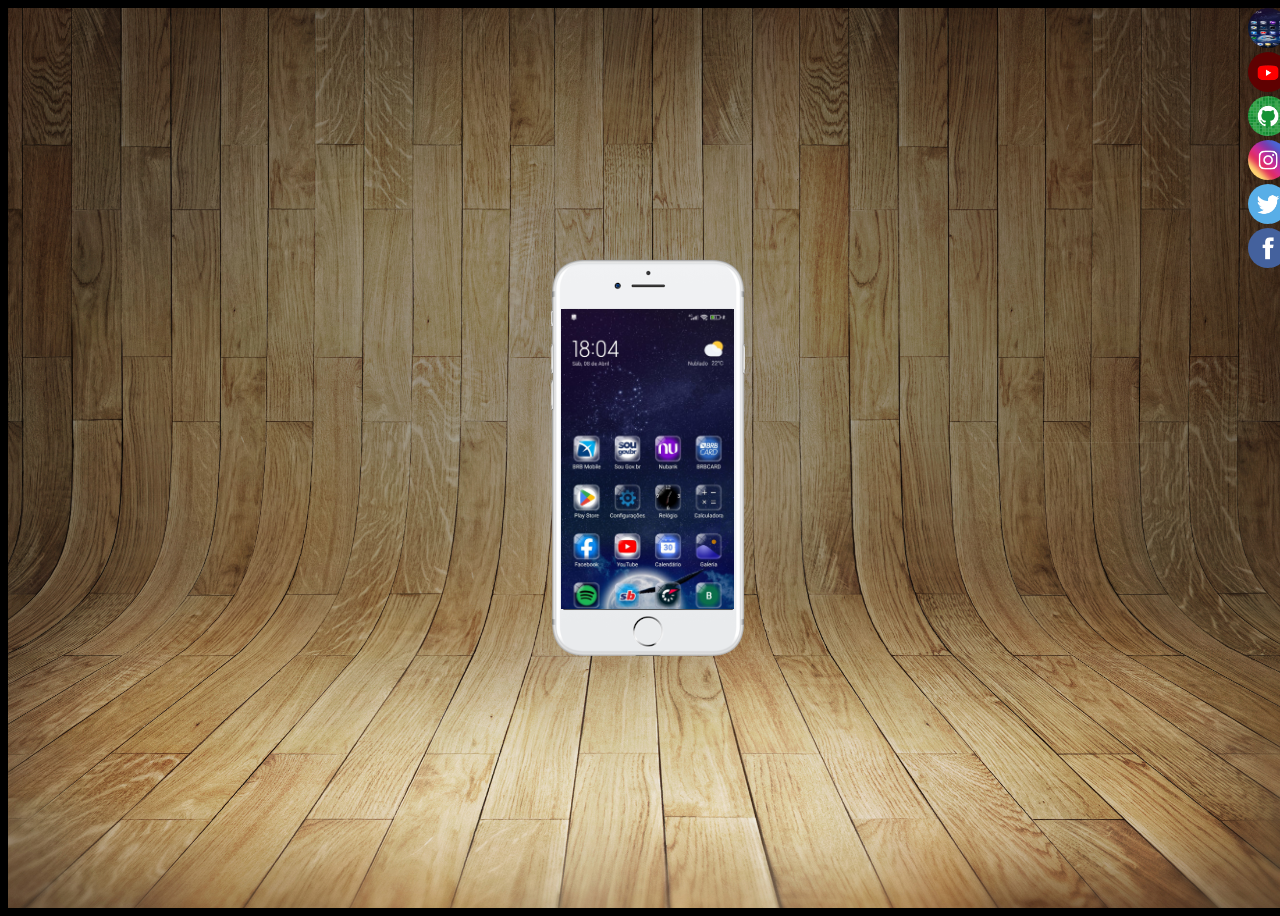
<file: index.html>
<!DOCTYPE html>
<html lang="pt-br">
<head>
    <meta charset="UTF-8">
    <meta http-equiv="X-UA-Compatible" content="IE=edge">
    <meta name="viewport" content="width=device-width, initial-scale=1.0">
   <link rel="shortcut icon" href="favicon.ico" type="image/x-icon">
   <link rel="stylesheet" href="estilos/style.css">
    <title>Projeto Redes sociais</title>
</head>
<body>
    <main>
        <section id="telefone">
            <iframe src="home.html" name="tela" id="tela" frameborder="0">Seu navegador não é compatível com isso.
                
            </iframe>
        </section>
        <section id="redes-sociais">
            <a href="home.html" target="tela"><img src="imagens/telaW-home.jpeg" alt="Home"></a><br>

            <a href=" youtube.html " target="tela"><img src="imagens/logo-youtube.jpg" alt="youtube"></a><br>

            <a href="github.html" target="tela"><img src="imagens/logo-github.jpg" alt=""></a><br>

            <a href="instagram.html" target="tela"><img src="imagens/logo-instagram.jpg" alt="Instagram"></a><br>

            <a href="twitter.html" target="tela"><img src="imagens/logo-twitter.jpg" alt="Twitter"></a><br>

            <a href="facebook.html" target="tela"><img src="imagens/logo-facebook.jpg" alt="Facebook"></a>
        </section>
    </main>
    
</body>
</html>
</file>
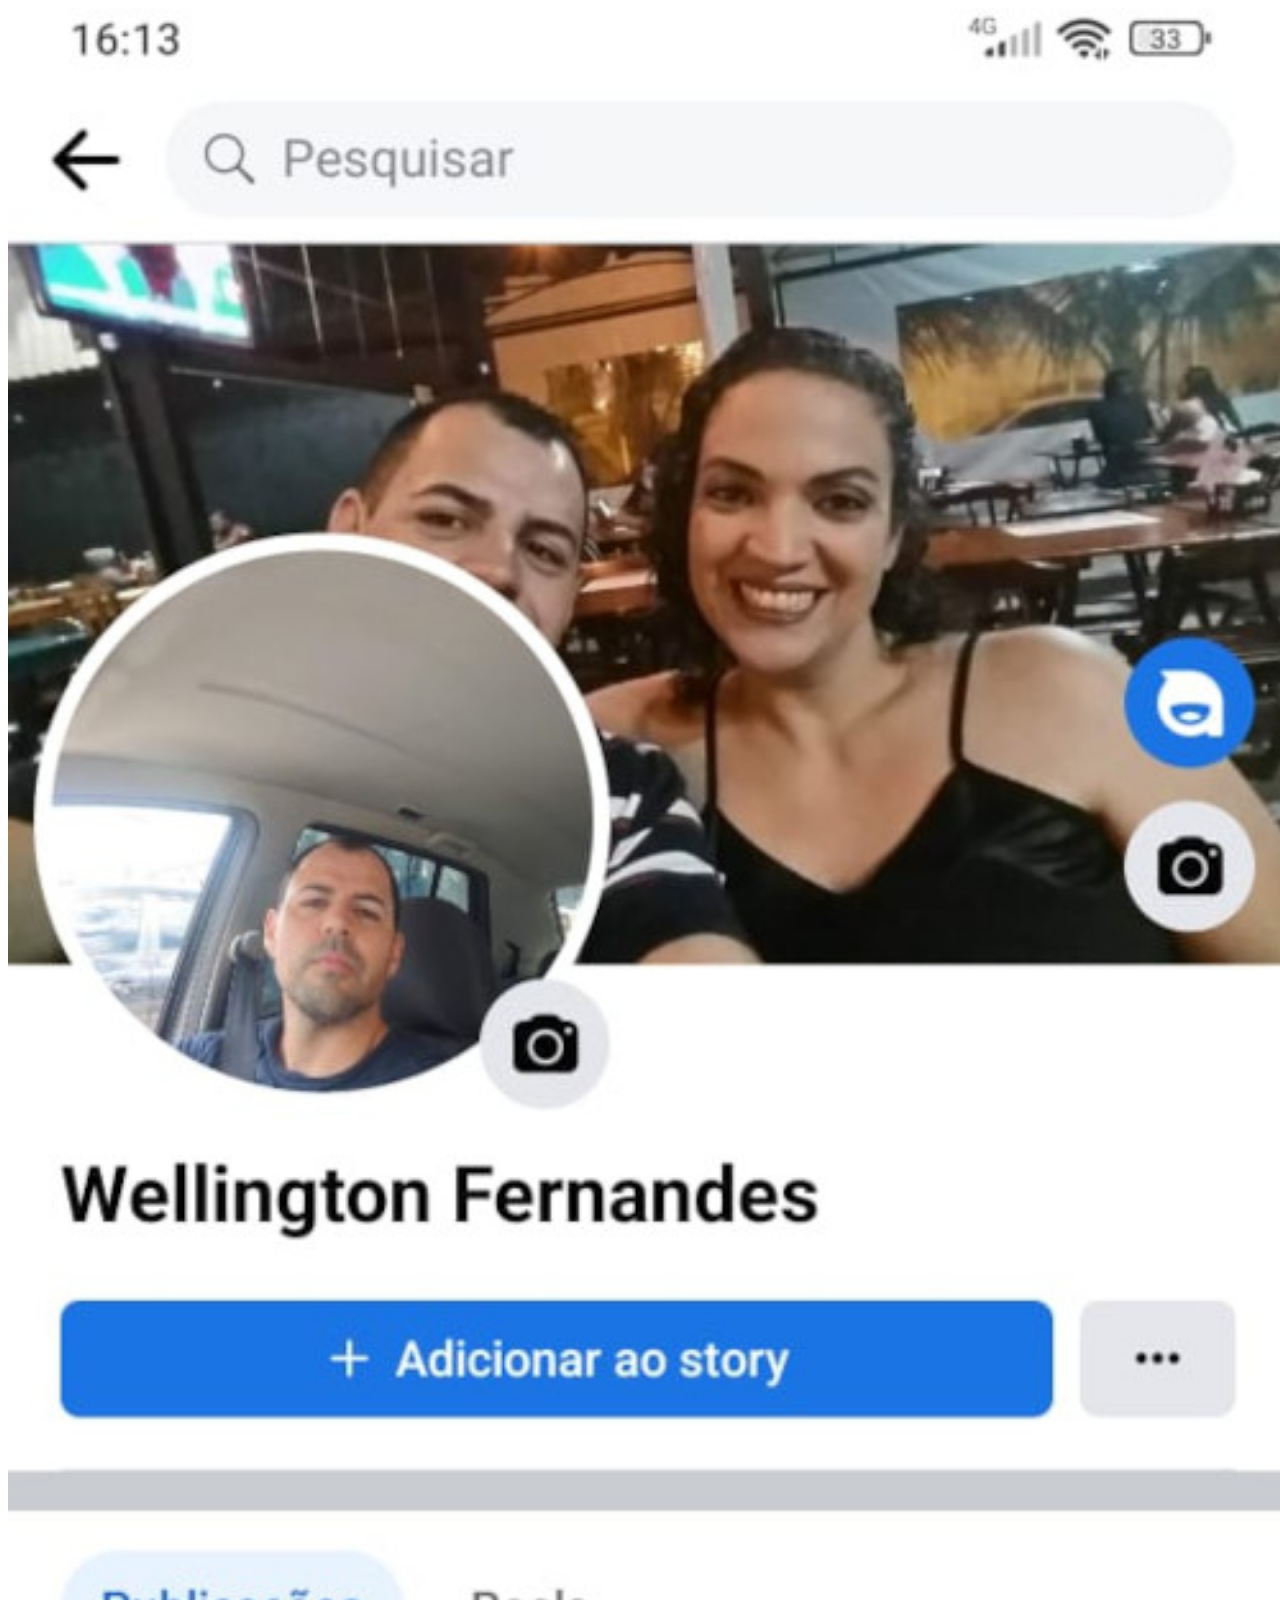
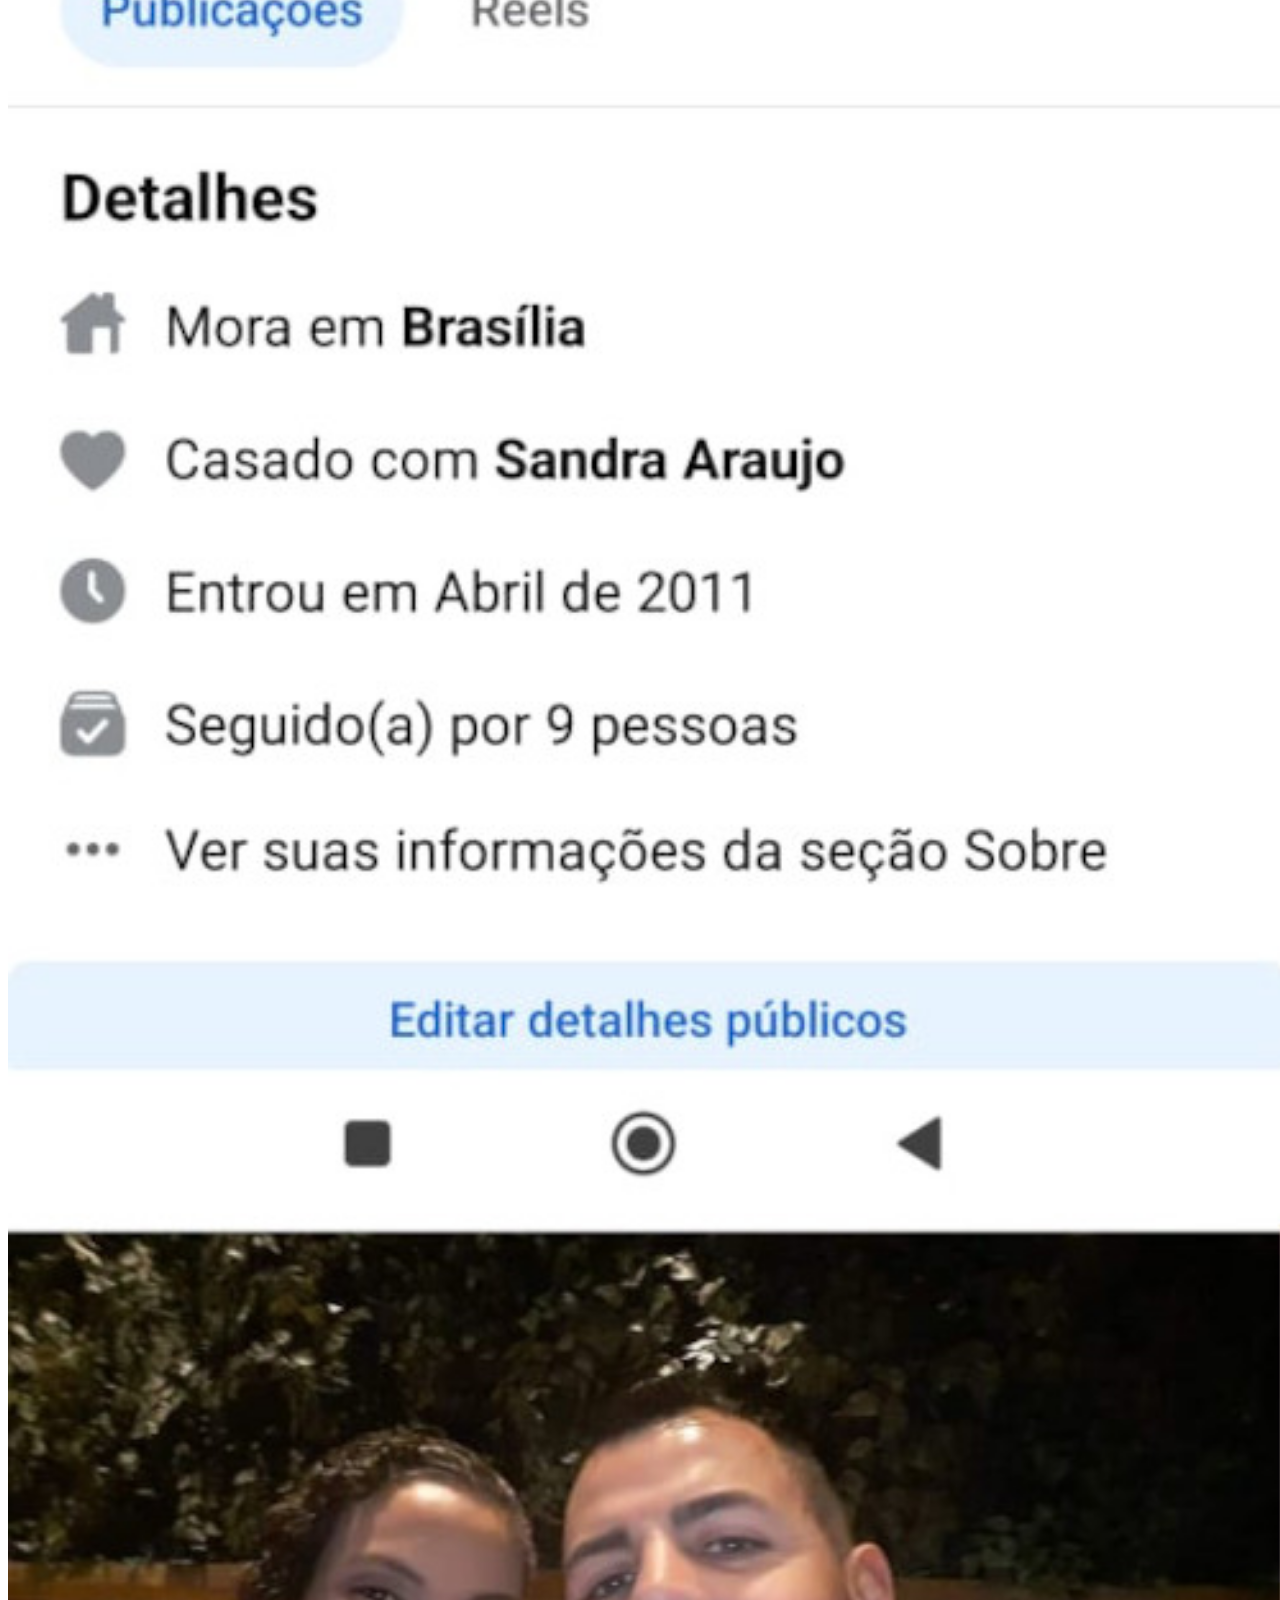
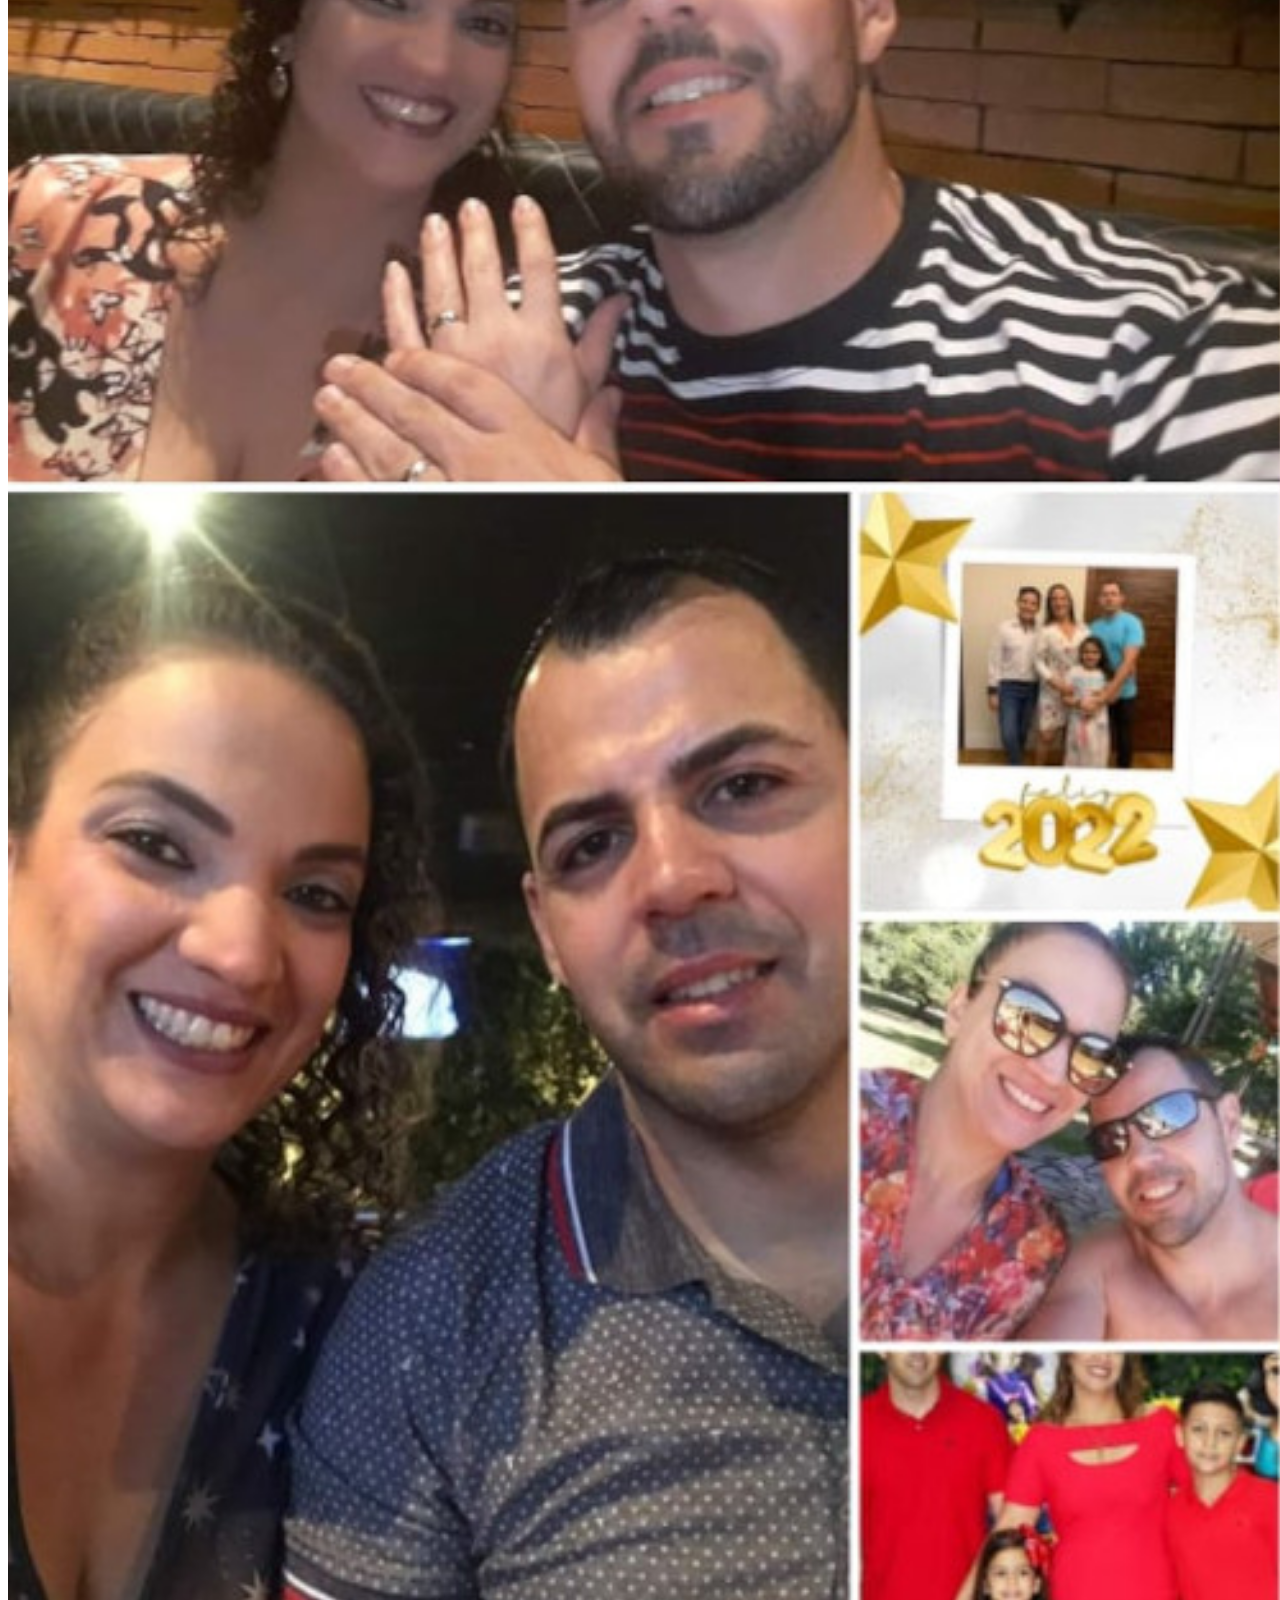
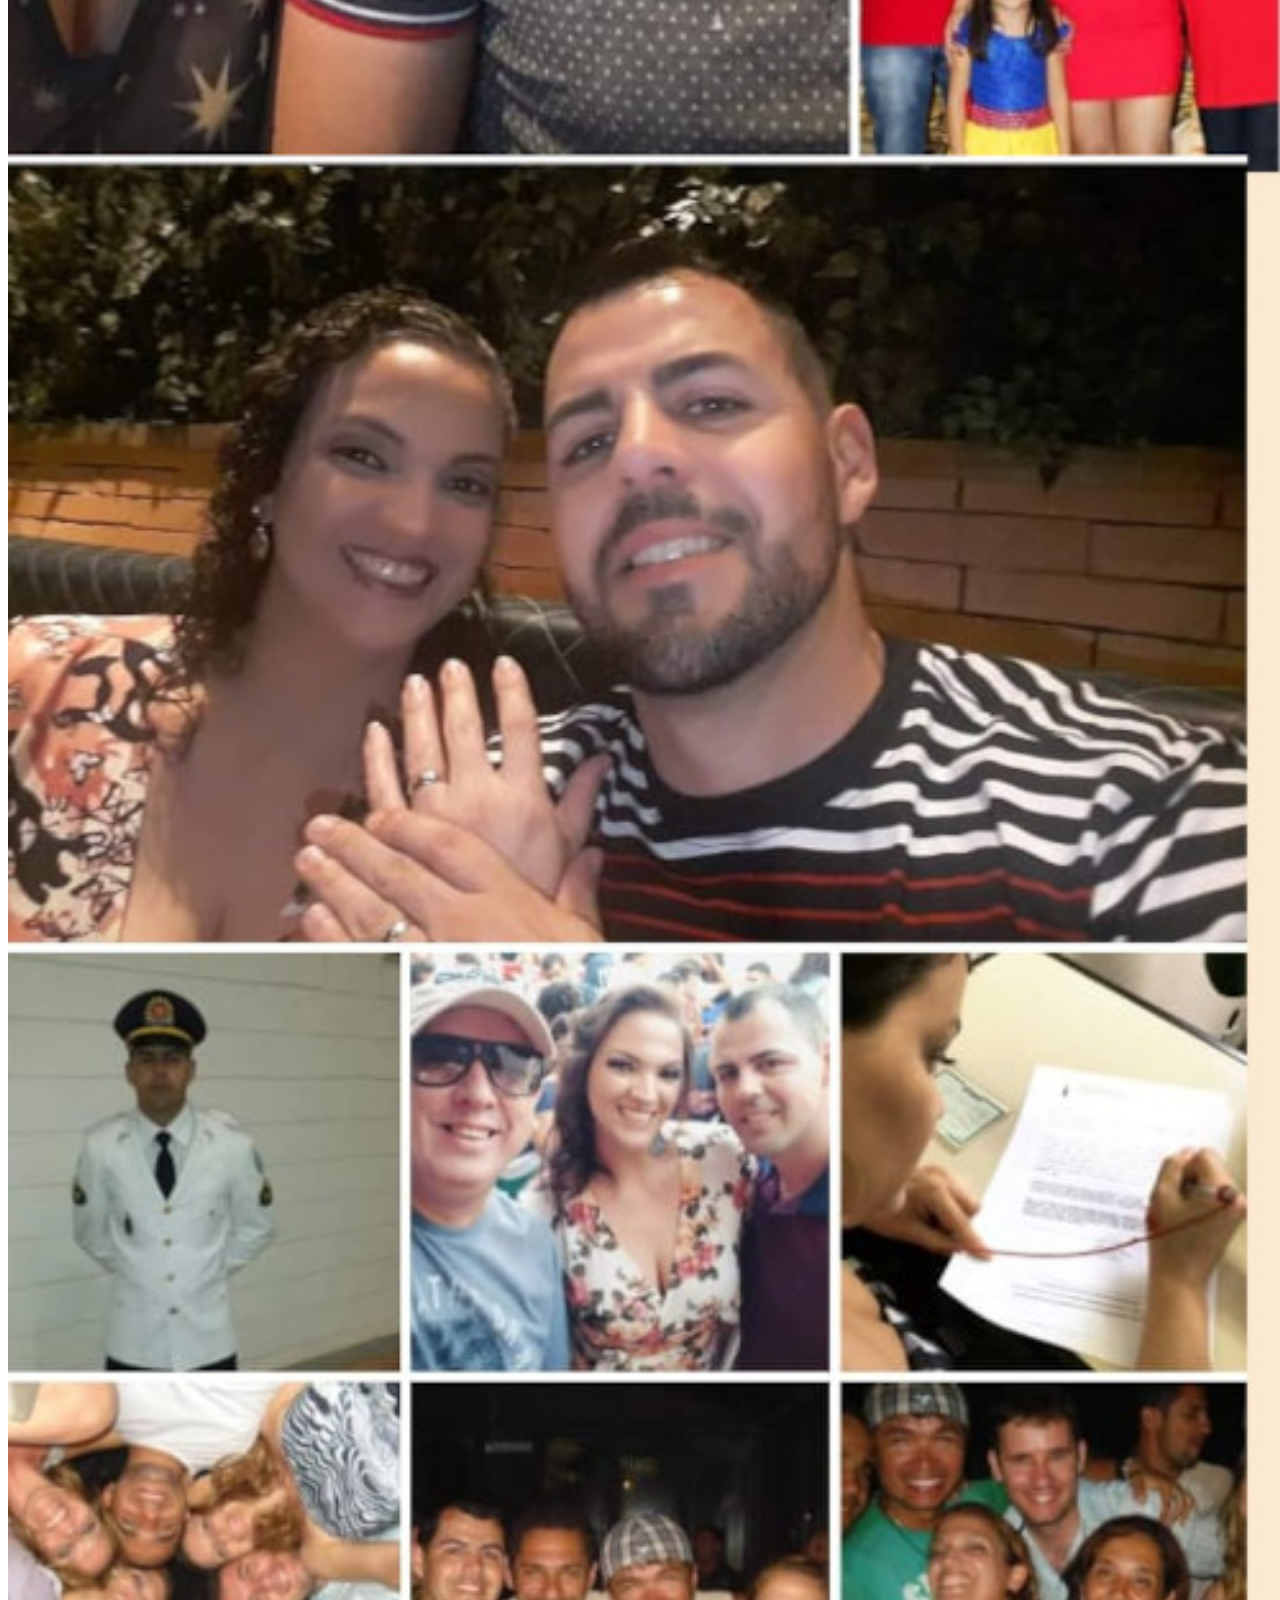
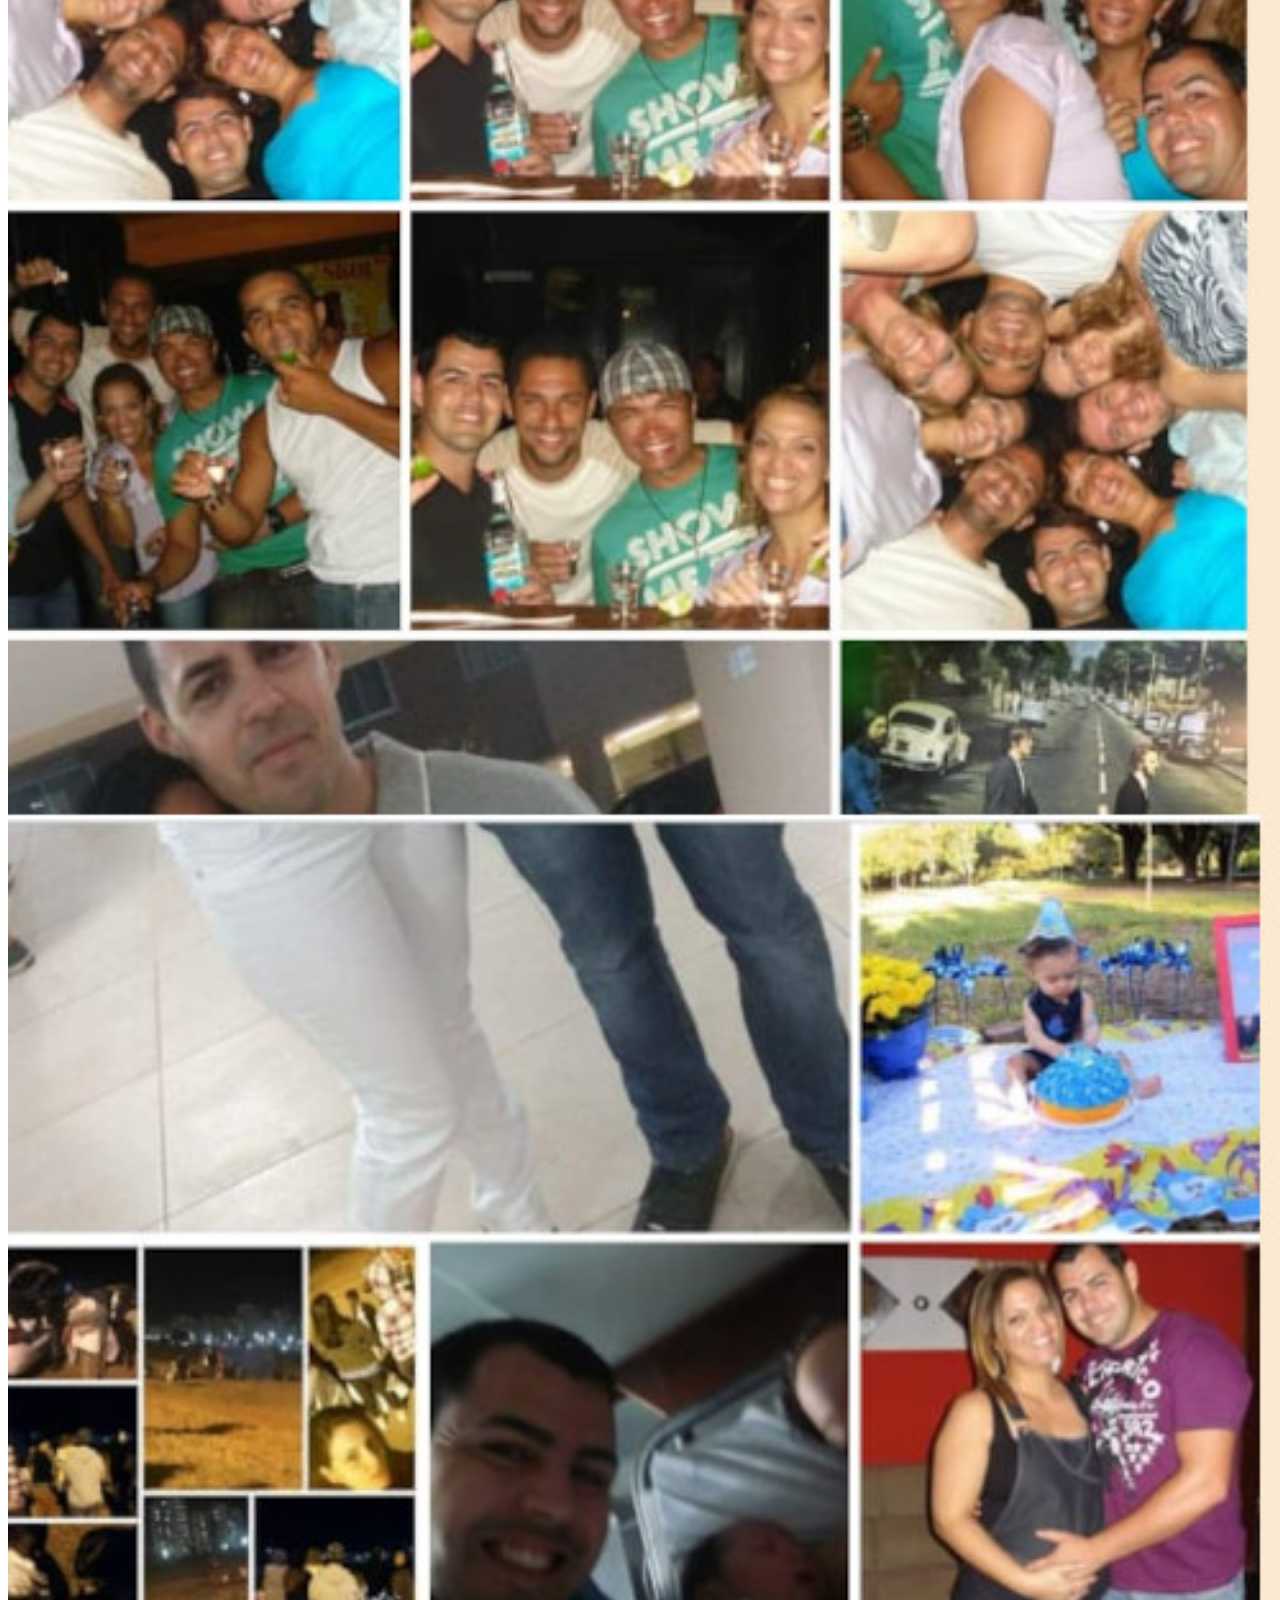
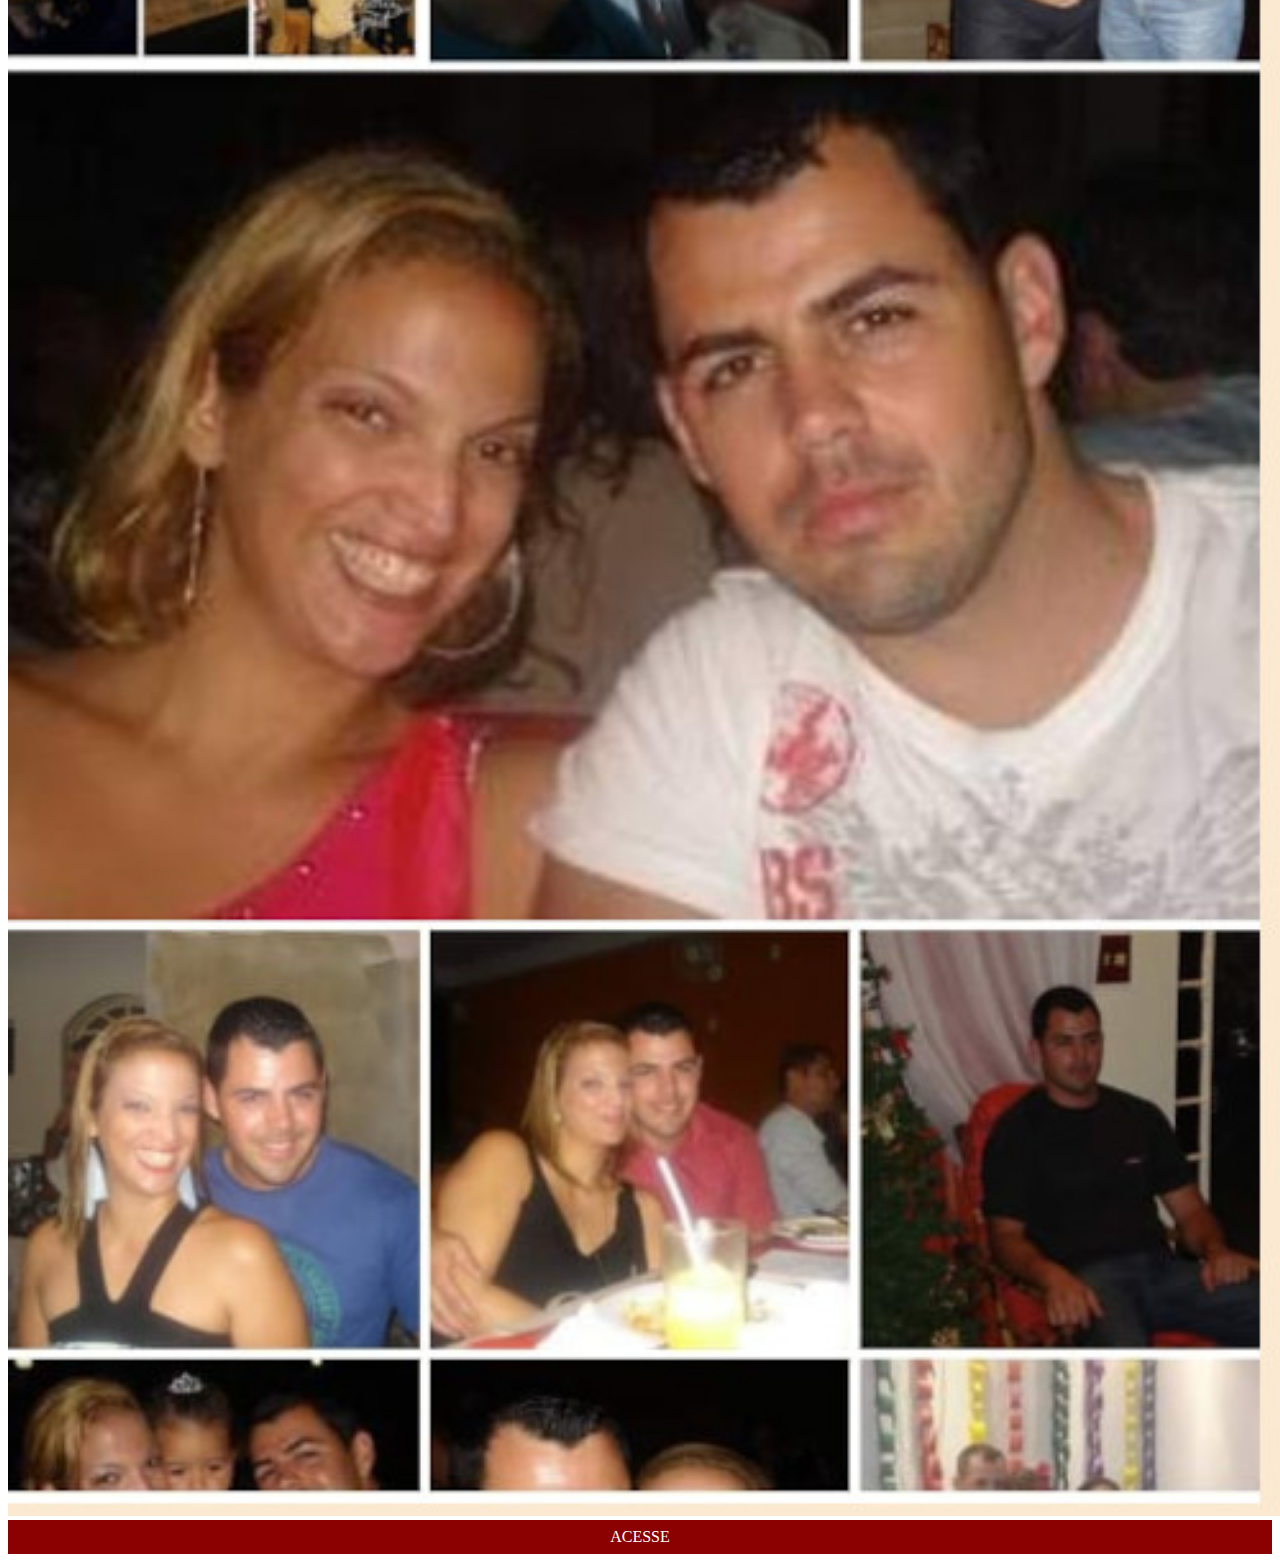
<file: facebook.html>
<!DOCTYPE html>
<html lang="pt-br">
<head>
    <meta charset="UTF-8">
    <meta http-equiv="X-UA-Compatible" content="IE=edge">
    <meta name="viewport" content="width=device-width, initial-scale=1.0">
    <title>Document</title>
    <link rel="stylesheet" href="estilos/social.css">
</head>
<body>
    <img src="imagens/telaW-facebook.jpeg" alt="Youtube">
    <a href="https://www.facebook.com/" target="_blank">ACESSE</a>
    
</body>
</html>
</file>
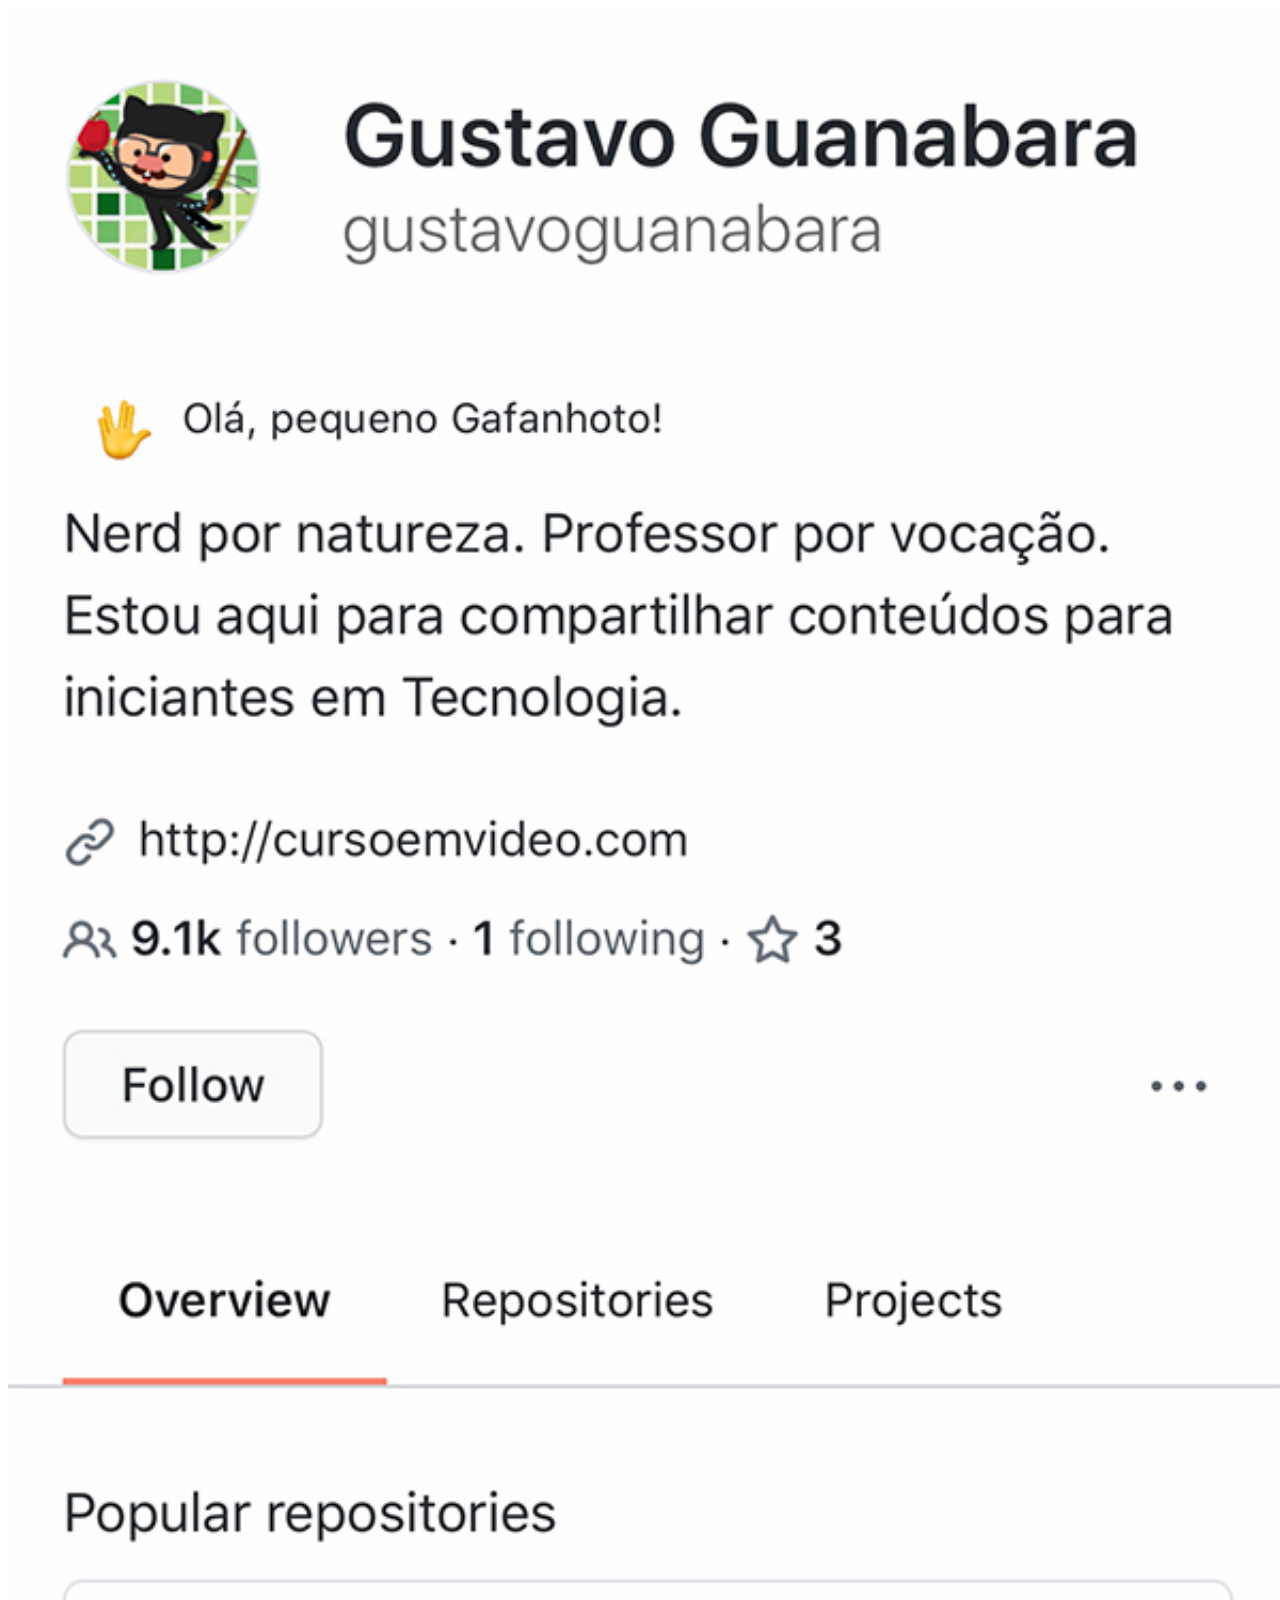
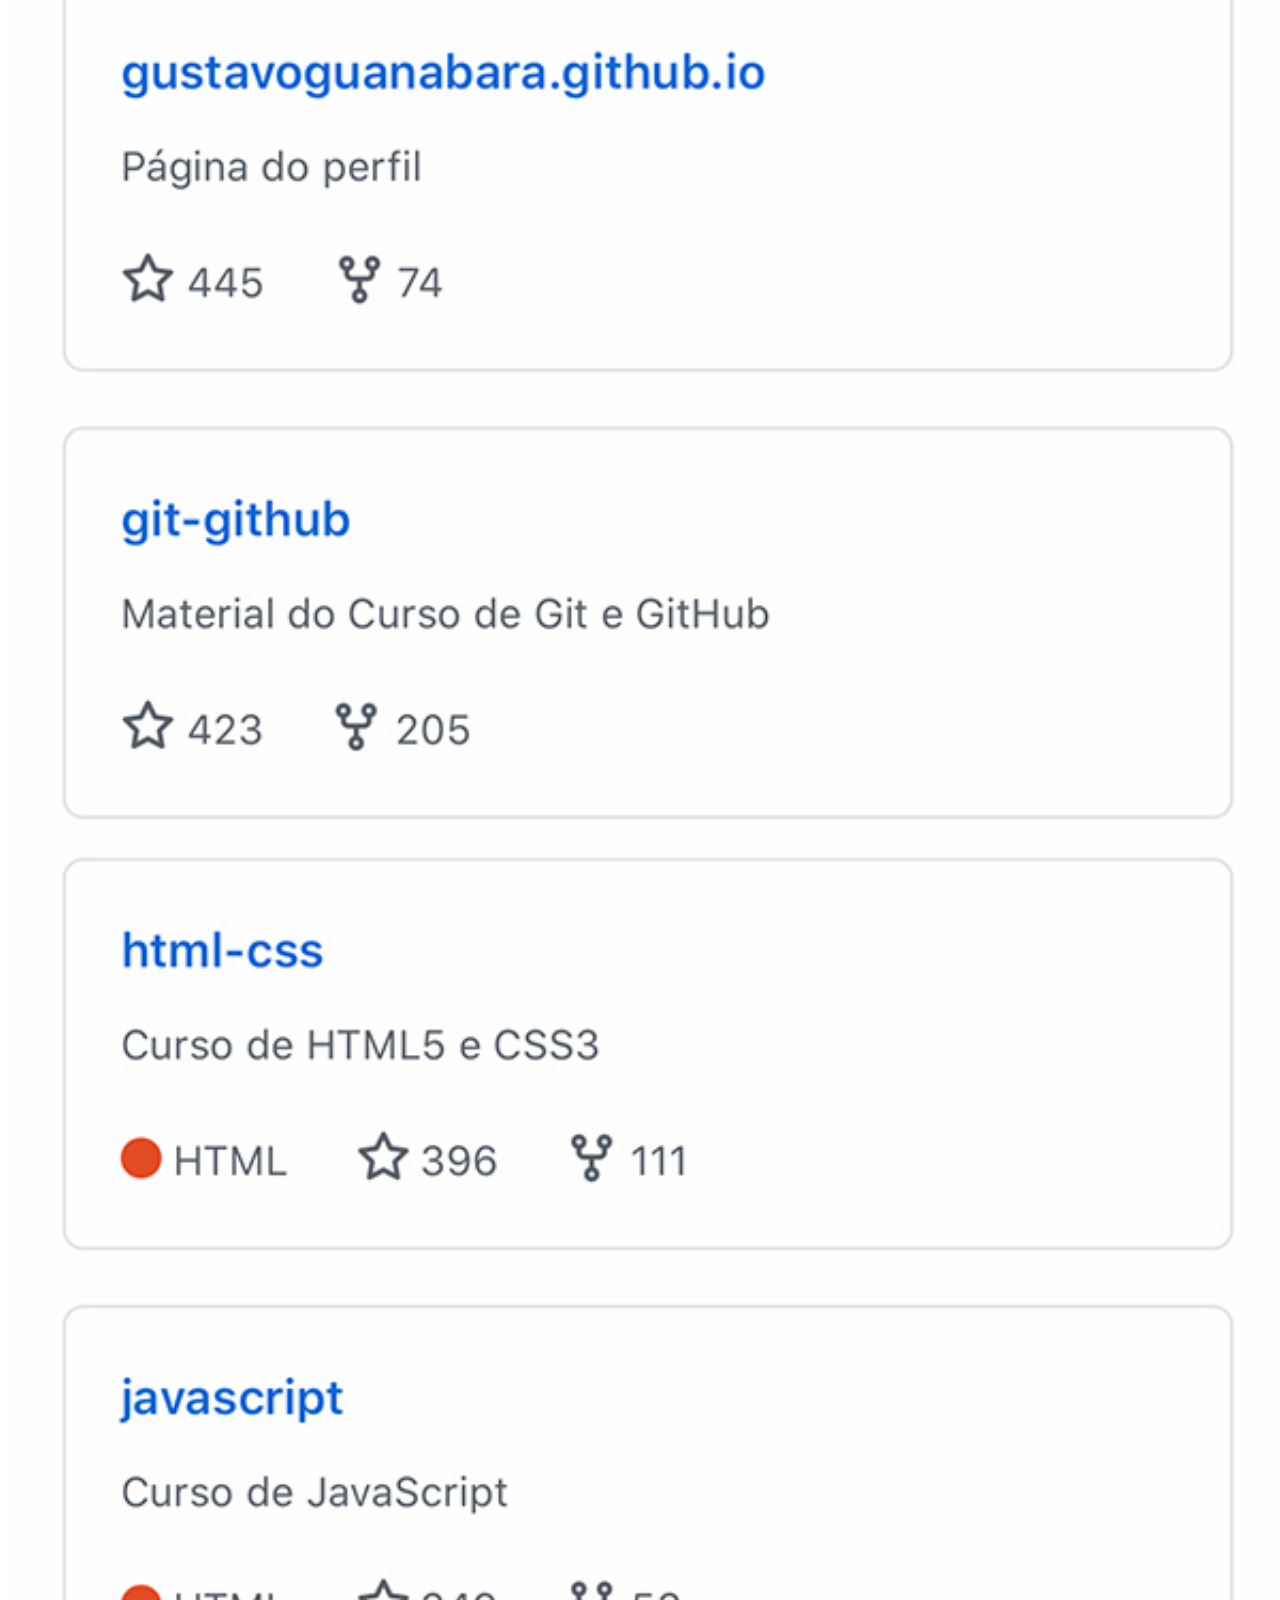
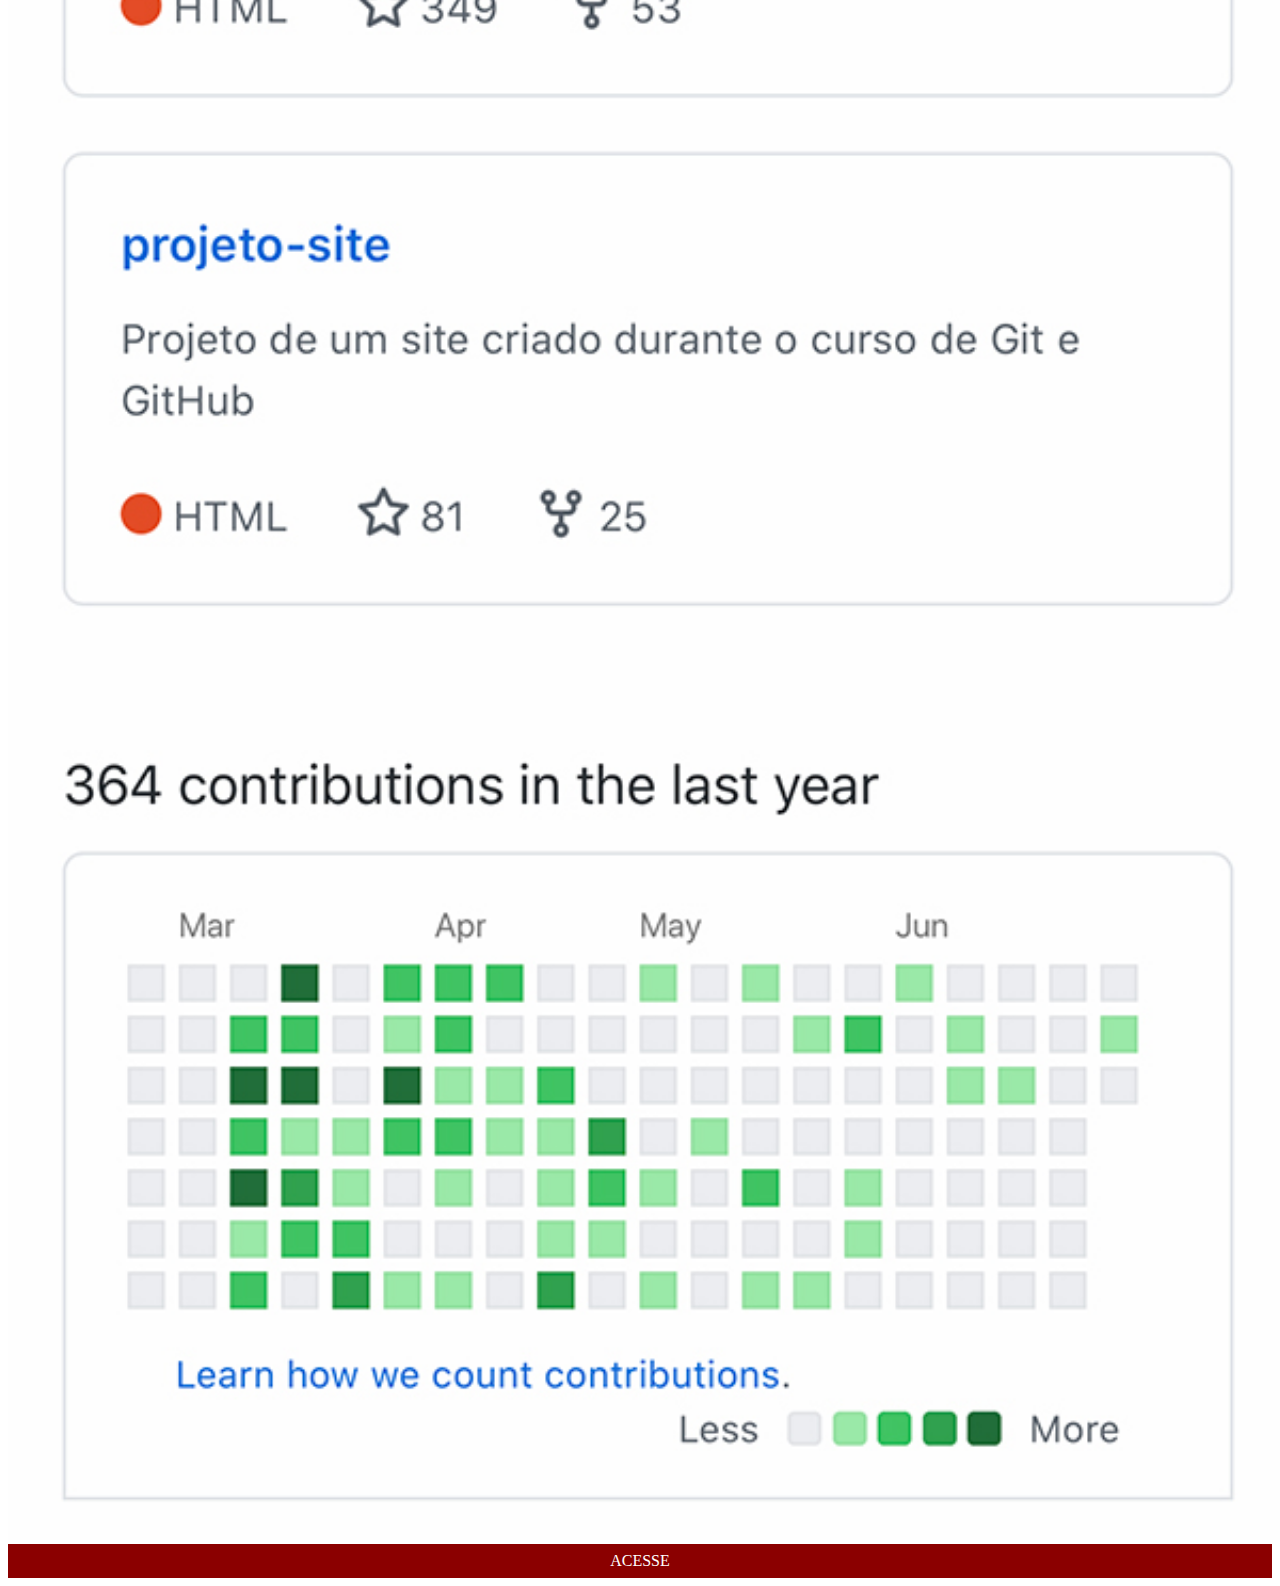
<file: github.html>
<!DOCTYPE html>
<html lang="pt-br">
<head>
    <meta charset="UTF-8">
    <meta http-equiv="X-UA-Compatible" content="IE=edge">
    <meta name="viewport" content="width=device-width, initial-scale=1.0">
    <title>Github</title>
    <link rel="stylesheet" href="estilos/social.css">
</head>
<body>
    <img src="imagens/tela-github.jpg" alt="Github">
    <a href="https://github.com/gustavoguanabara" target="_blank
    ">ACESSE</a>
    
</body>
</html>
</file>
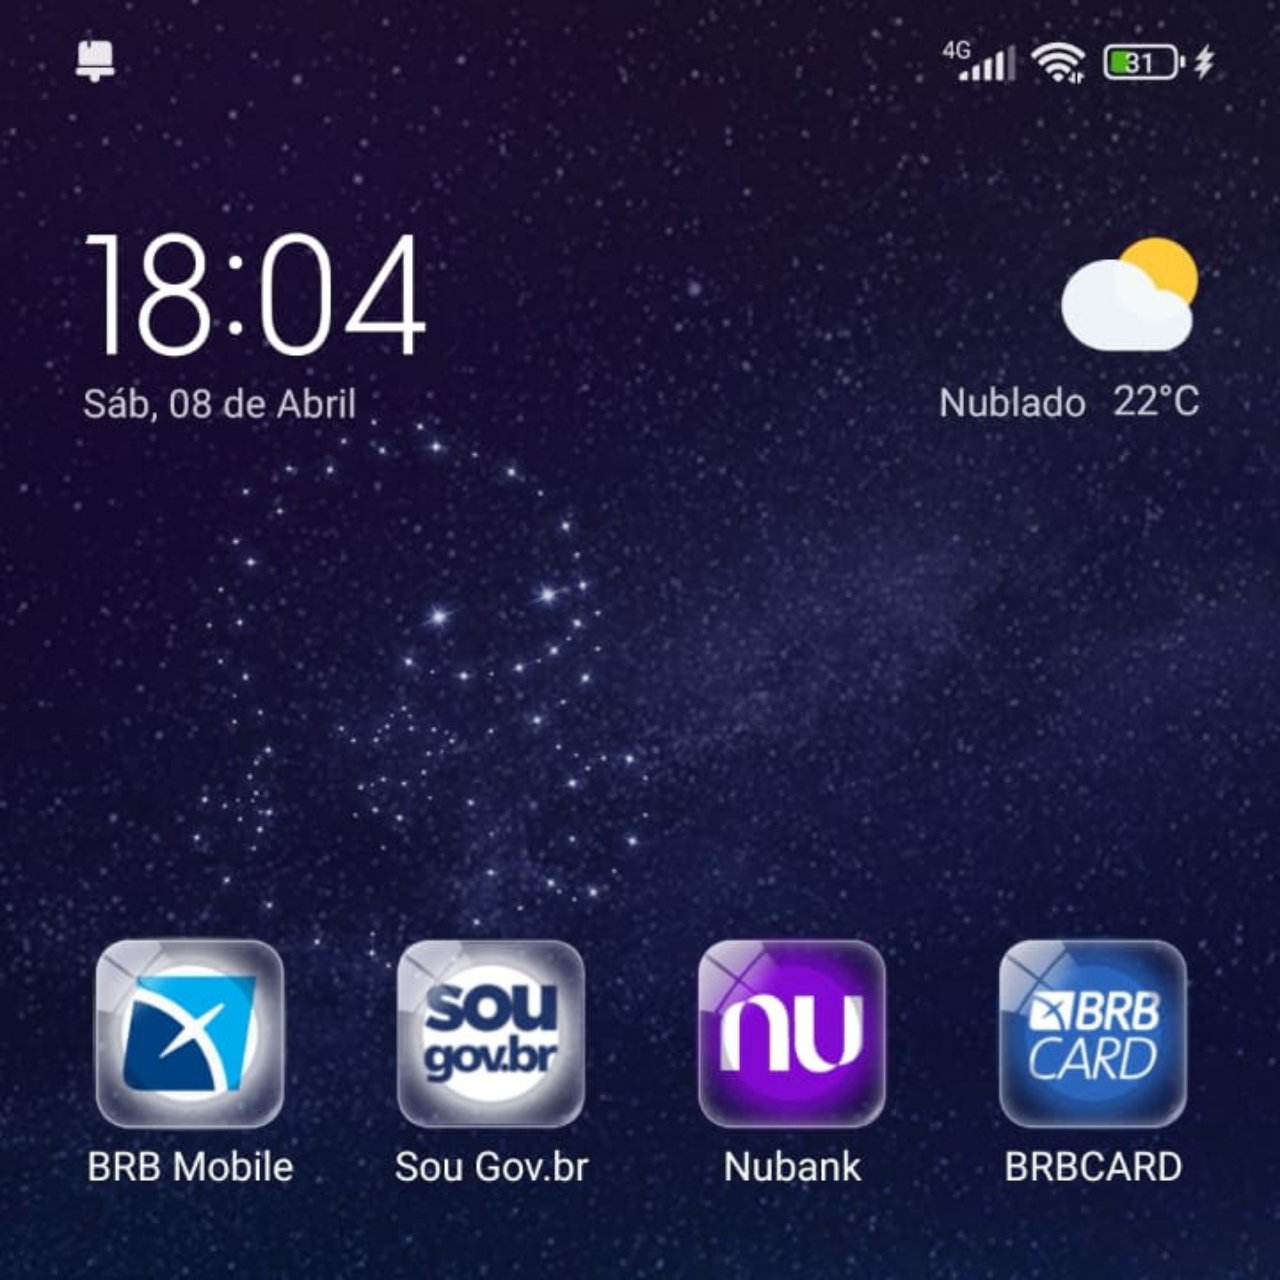
<file: home.html>
<!DOCTYPE html>
<html lang="pt-br">
<head>
    <meta charset="UTF-8">
    <meta http-equiv="X-UA-Compatible" content="IE=edge">
    <meta name="viewport" content="width=device-width, initial-scale=1.0">
    <title>home</title>
</head>
<style>
     * {
        margin: 0px;
        padding: 0px;
     }

     body{
        width: 100vw;
        height: 100vw;
        background: black url("imagens/telaW-home.jpeg") no-repeat top center;
        background-size: cover;
     }
</style>
<body>
    
</body>
</html>
</file>
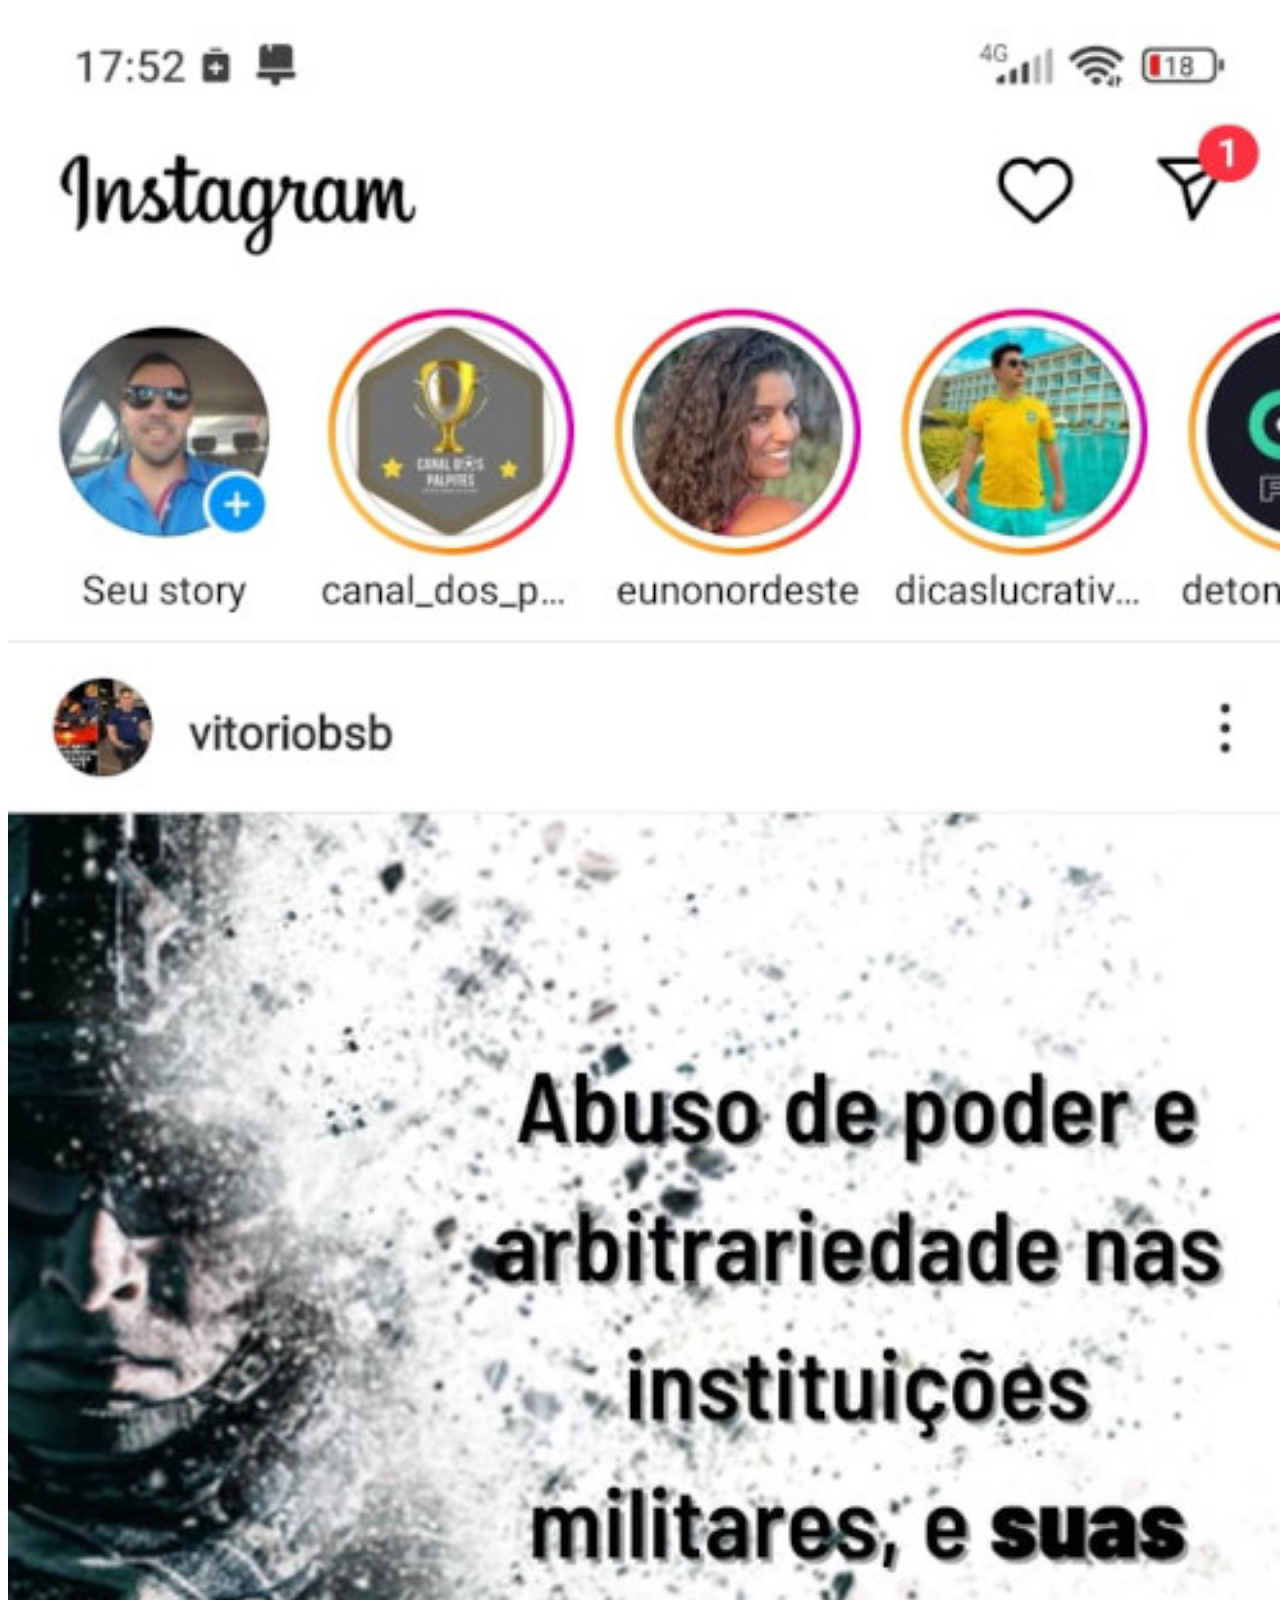
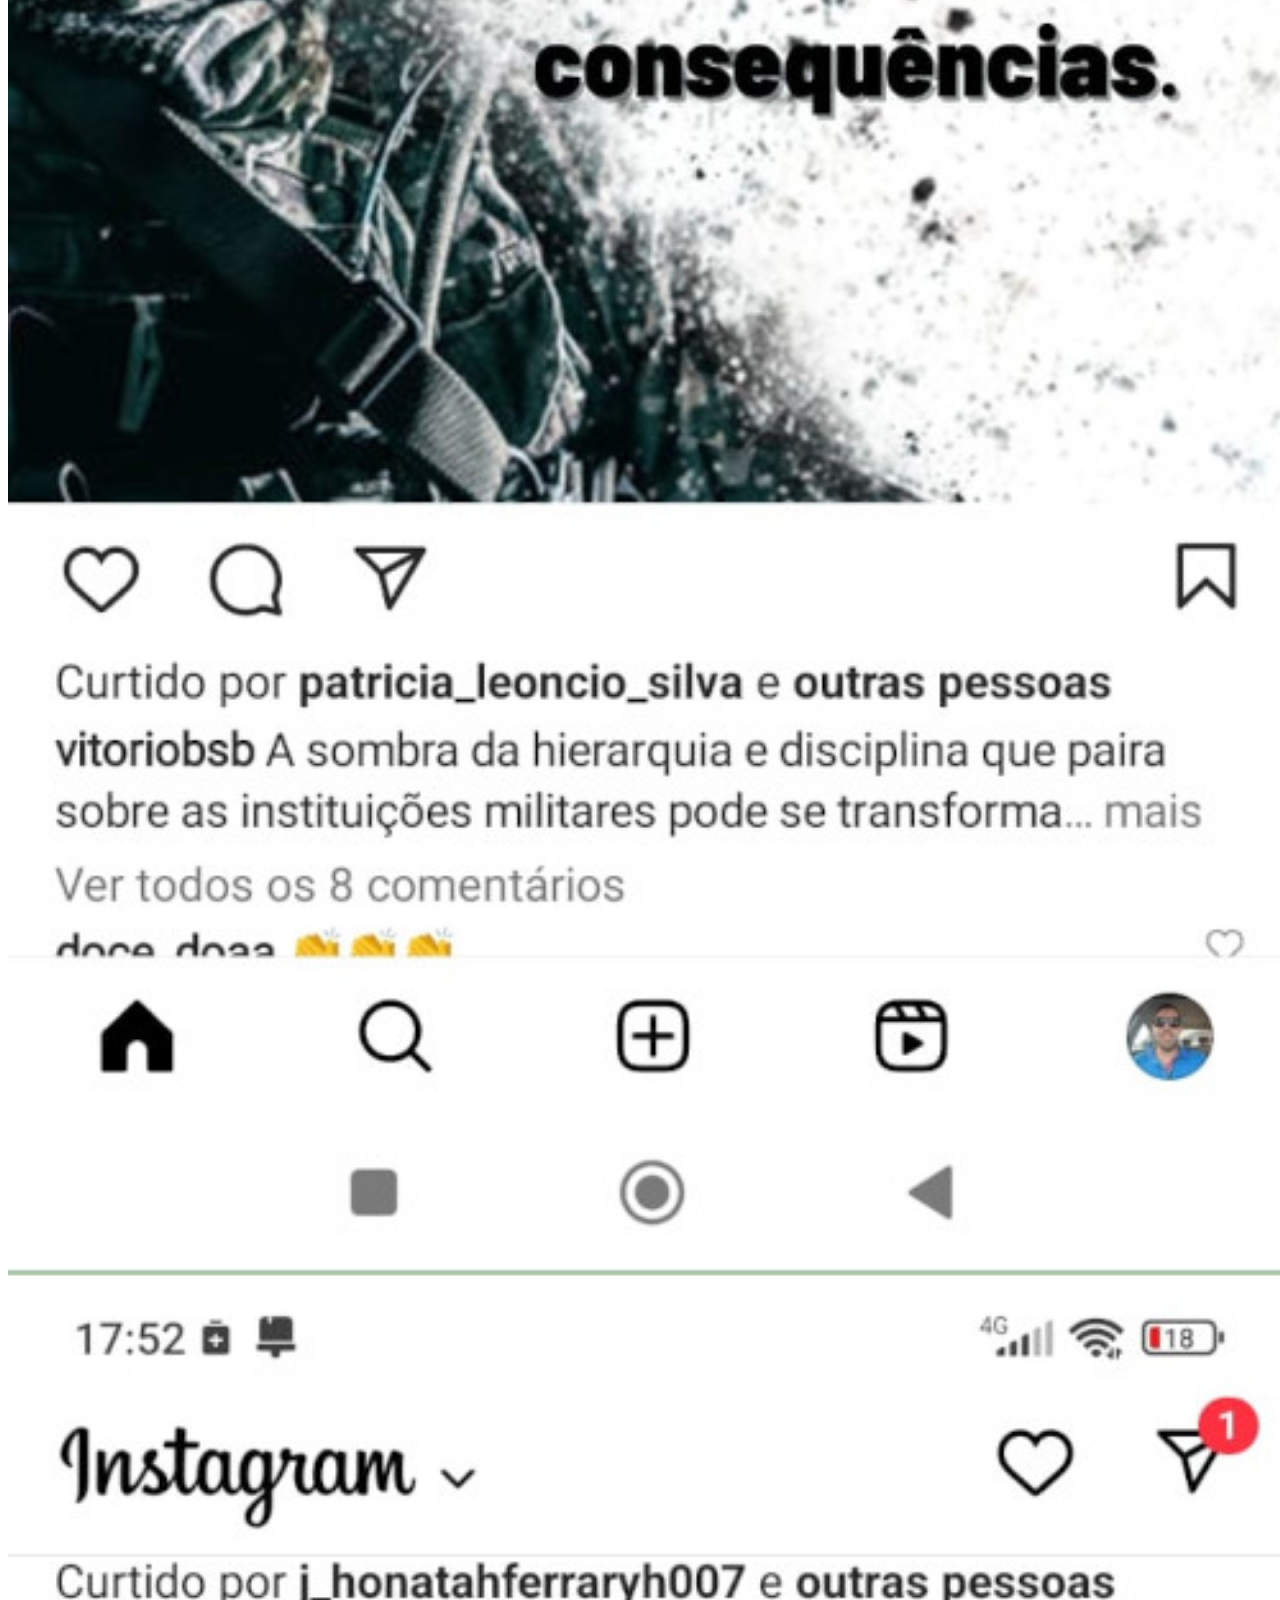
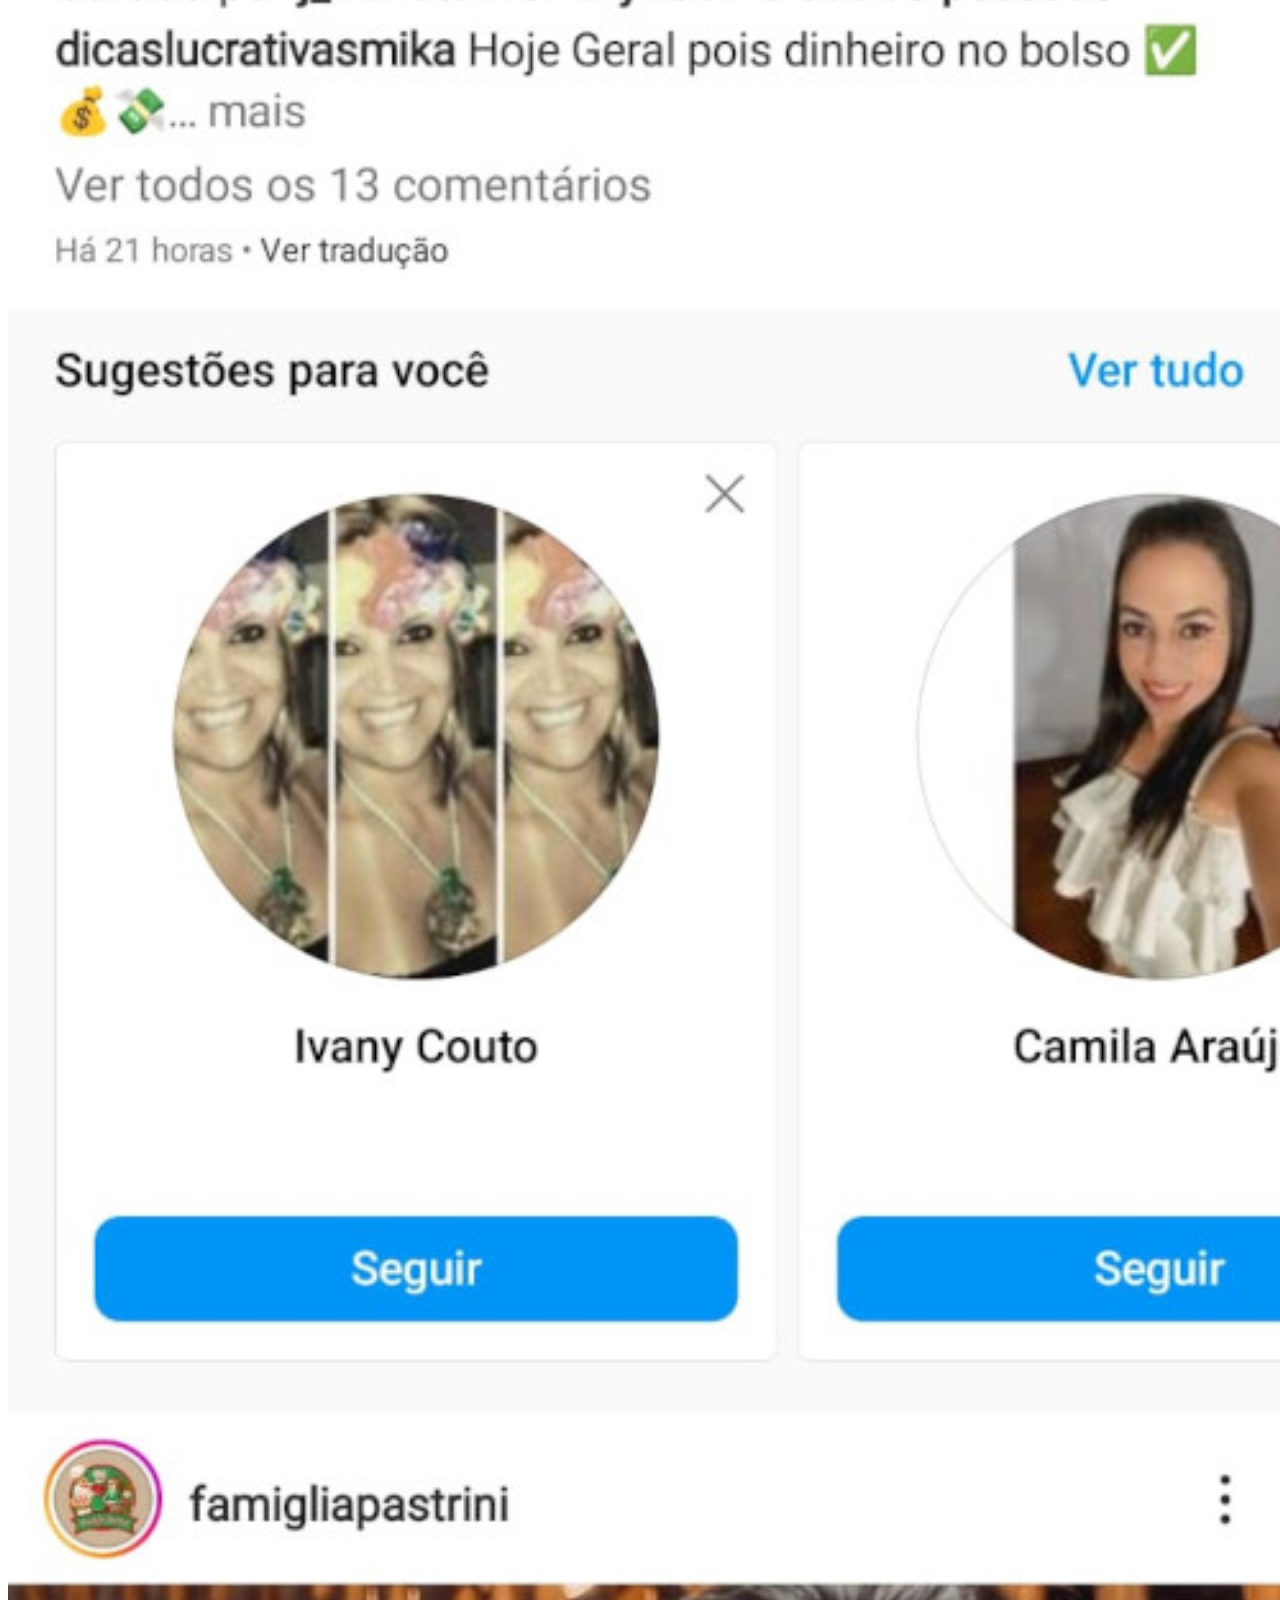
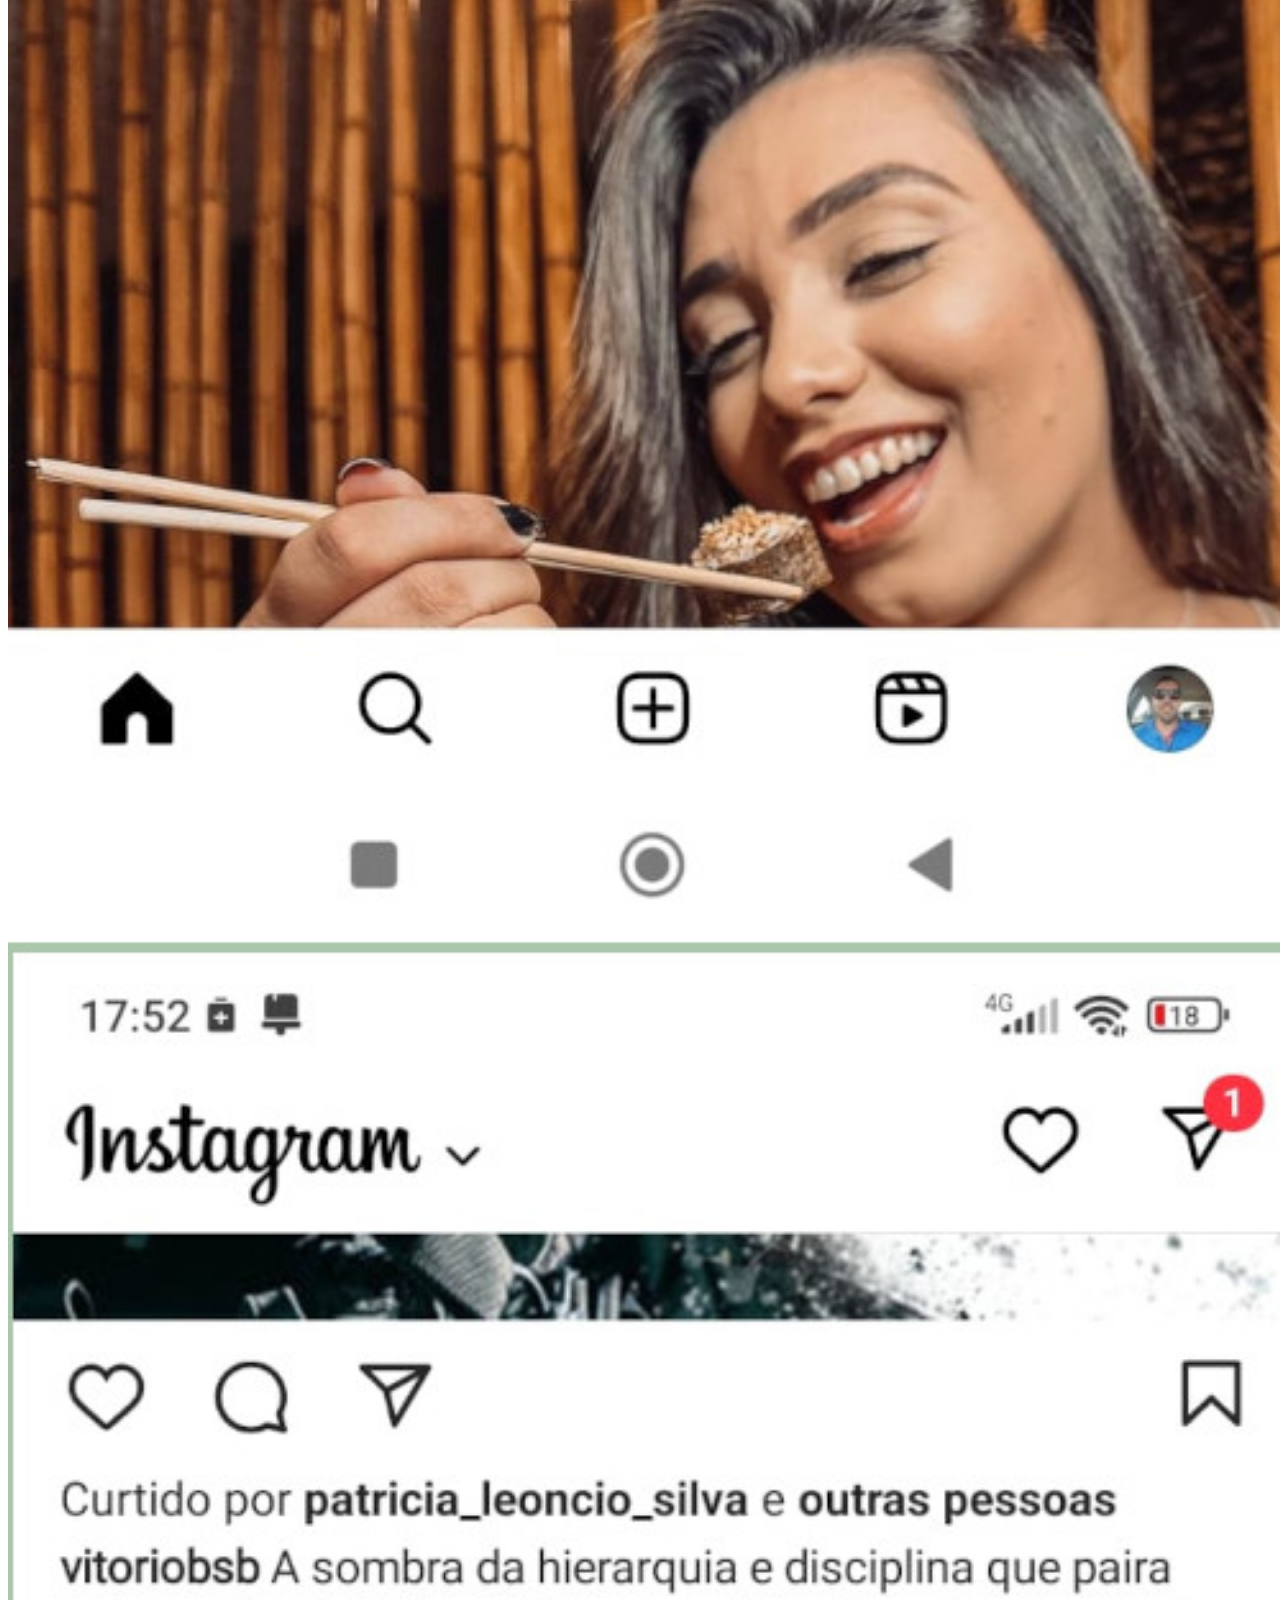
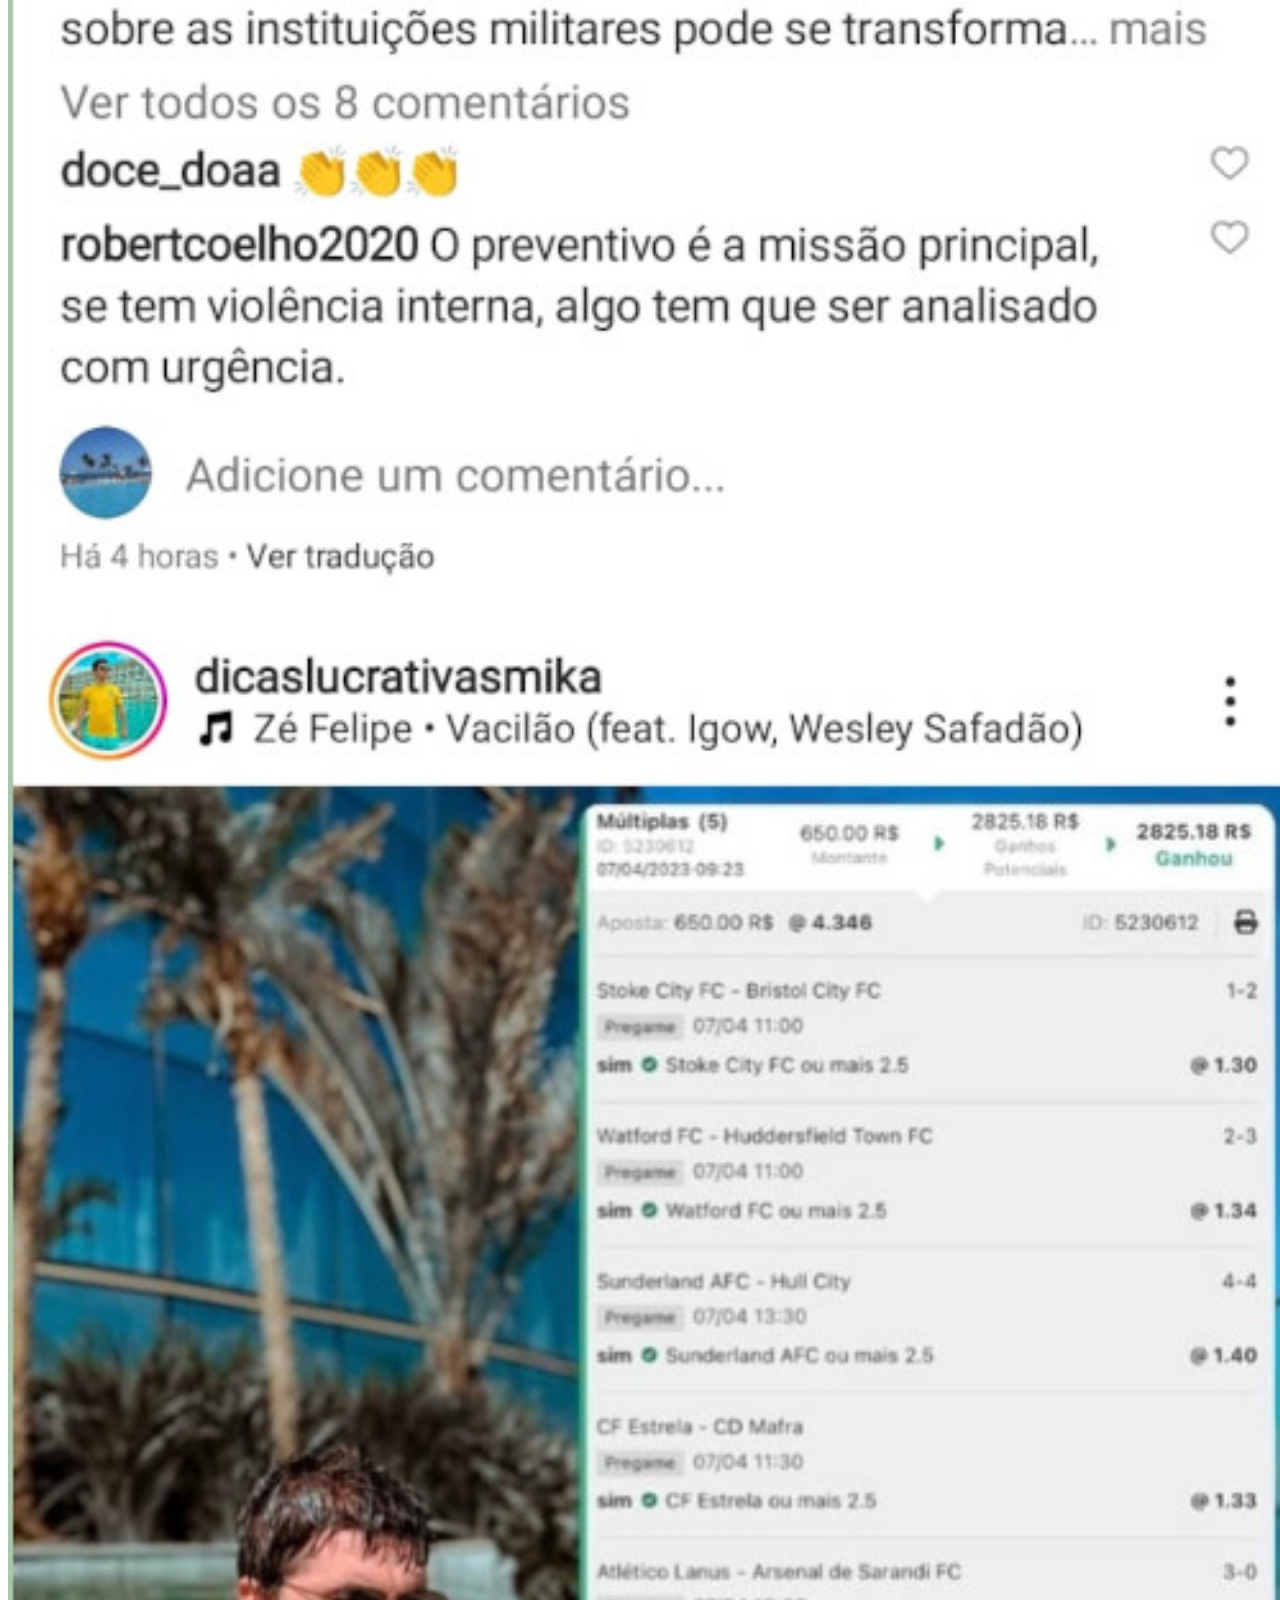
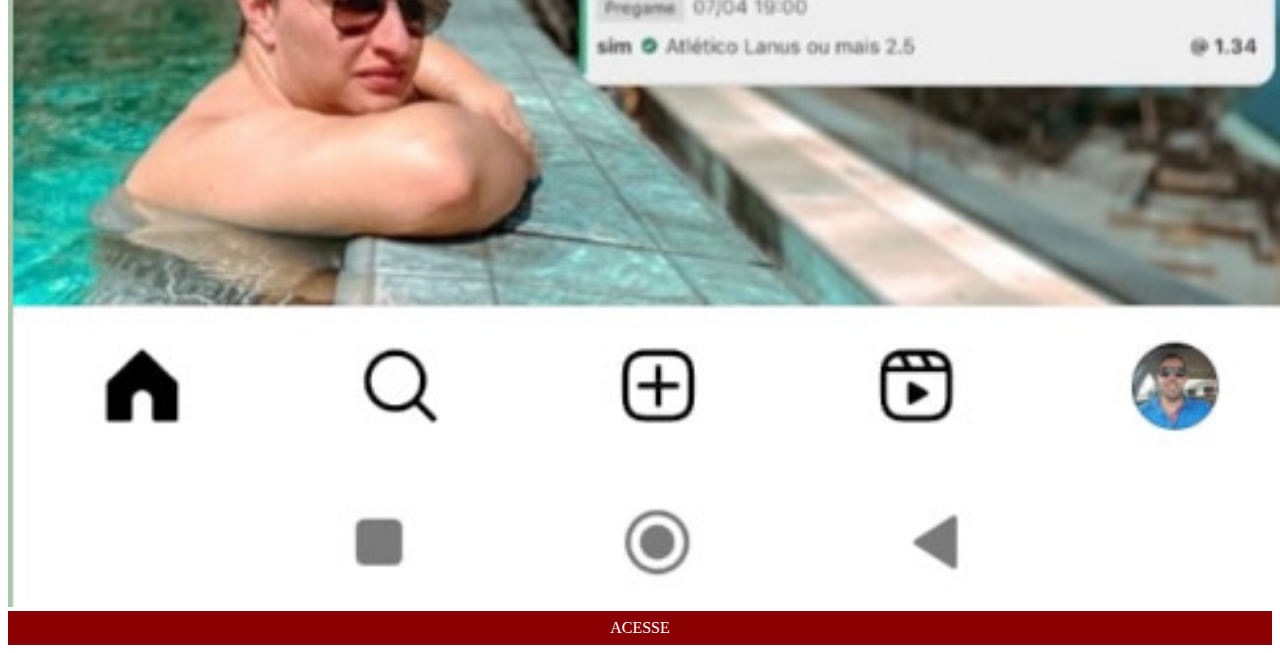
<file: instagram.html>
<!DOCTYPE html>
<html lang="en">
<head>
    <meta charset="UTF-8">
    <meta http-equiv="X-UA-Compatible" content="IE=edge">
    <meta name="viewport" content="width=device-width, initial-scale=1.0">
    <title>Instagram</title>
    <link rel="stylesheet" href="estilos/social.css">
</head>
<body>
    <img src="imagens/telaW-instagram.jpeg" alt="Instagram">
    <a href="https://www.instagram.com/" target="_blank">ACESSE</a>
    
</body>
</html>
</file>
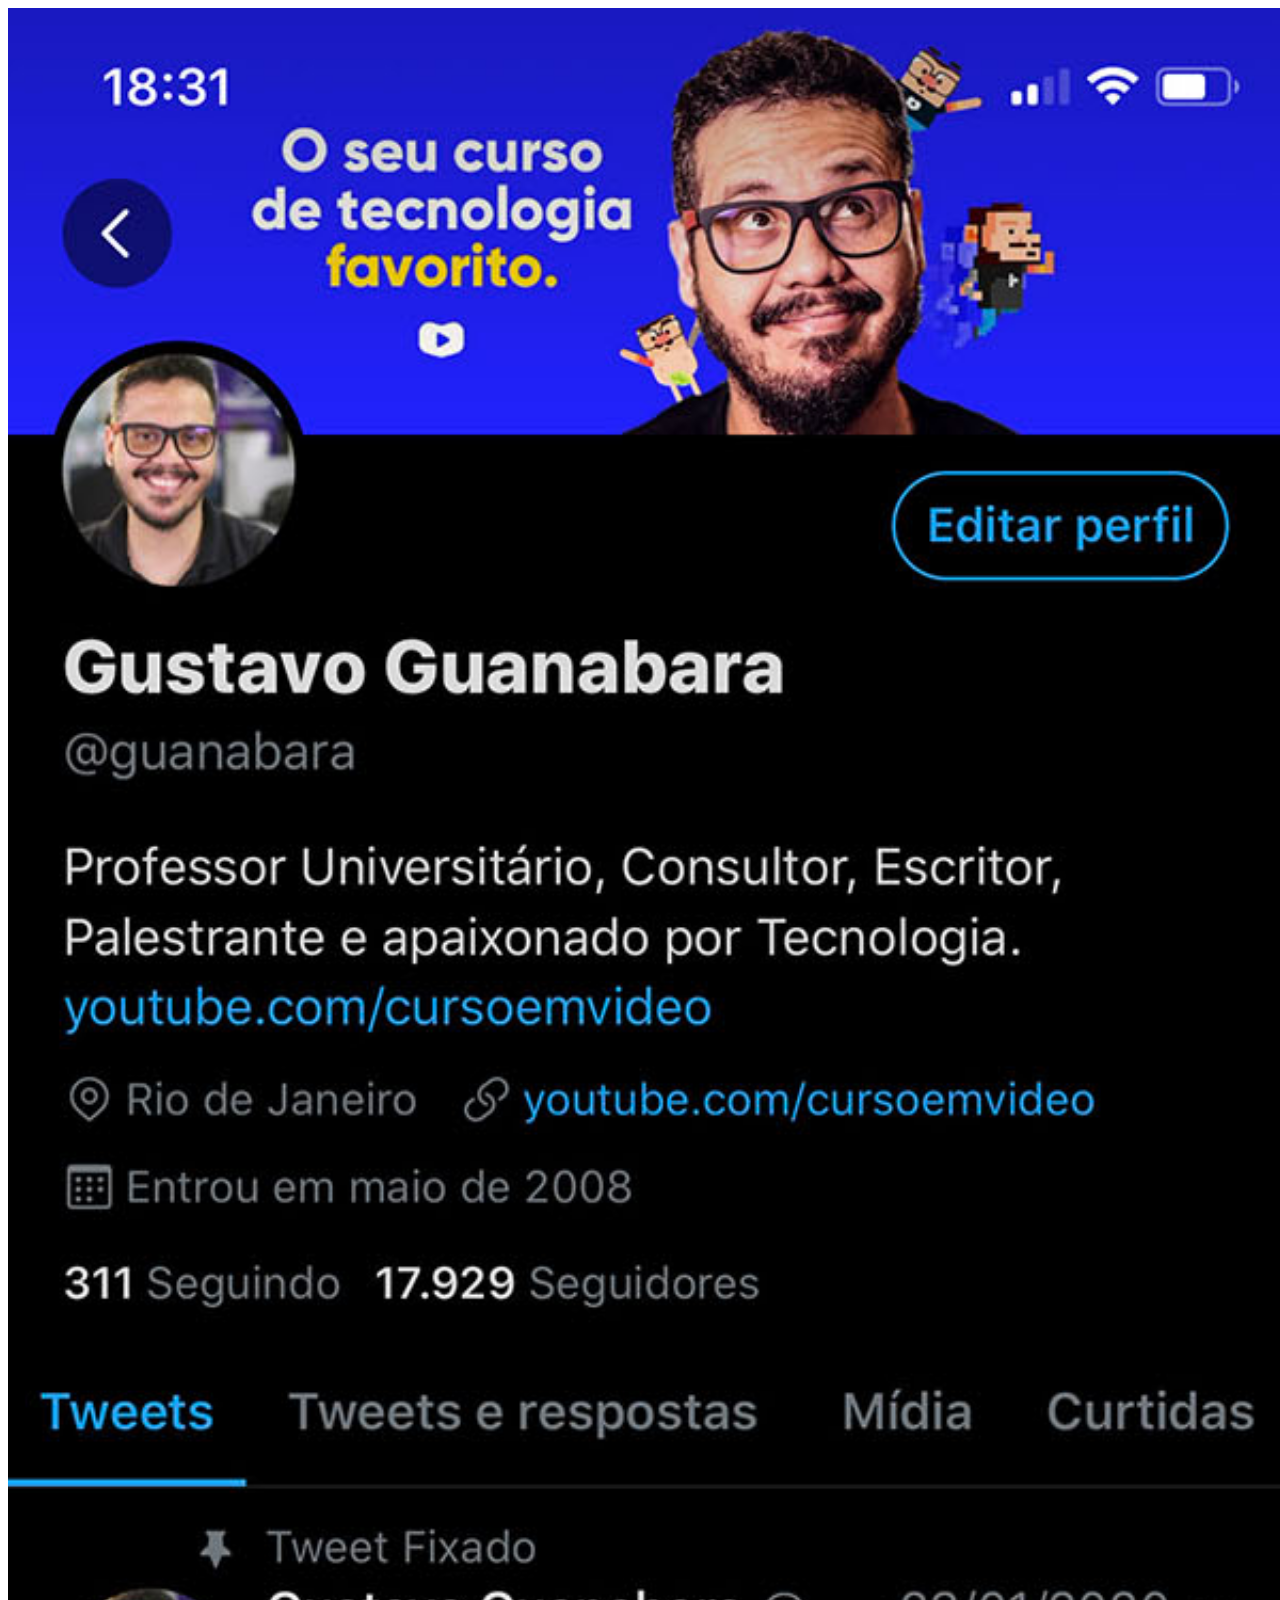
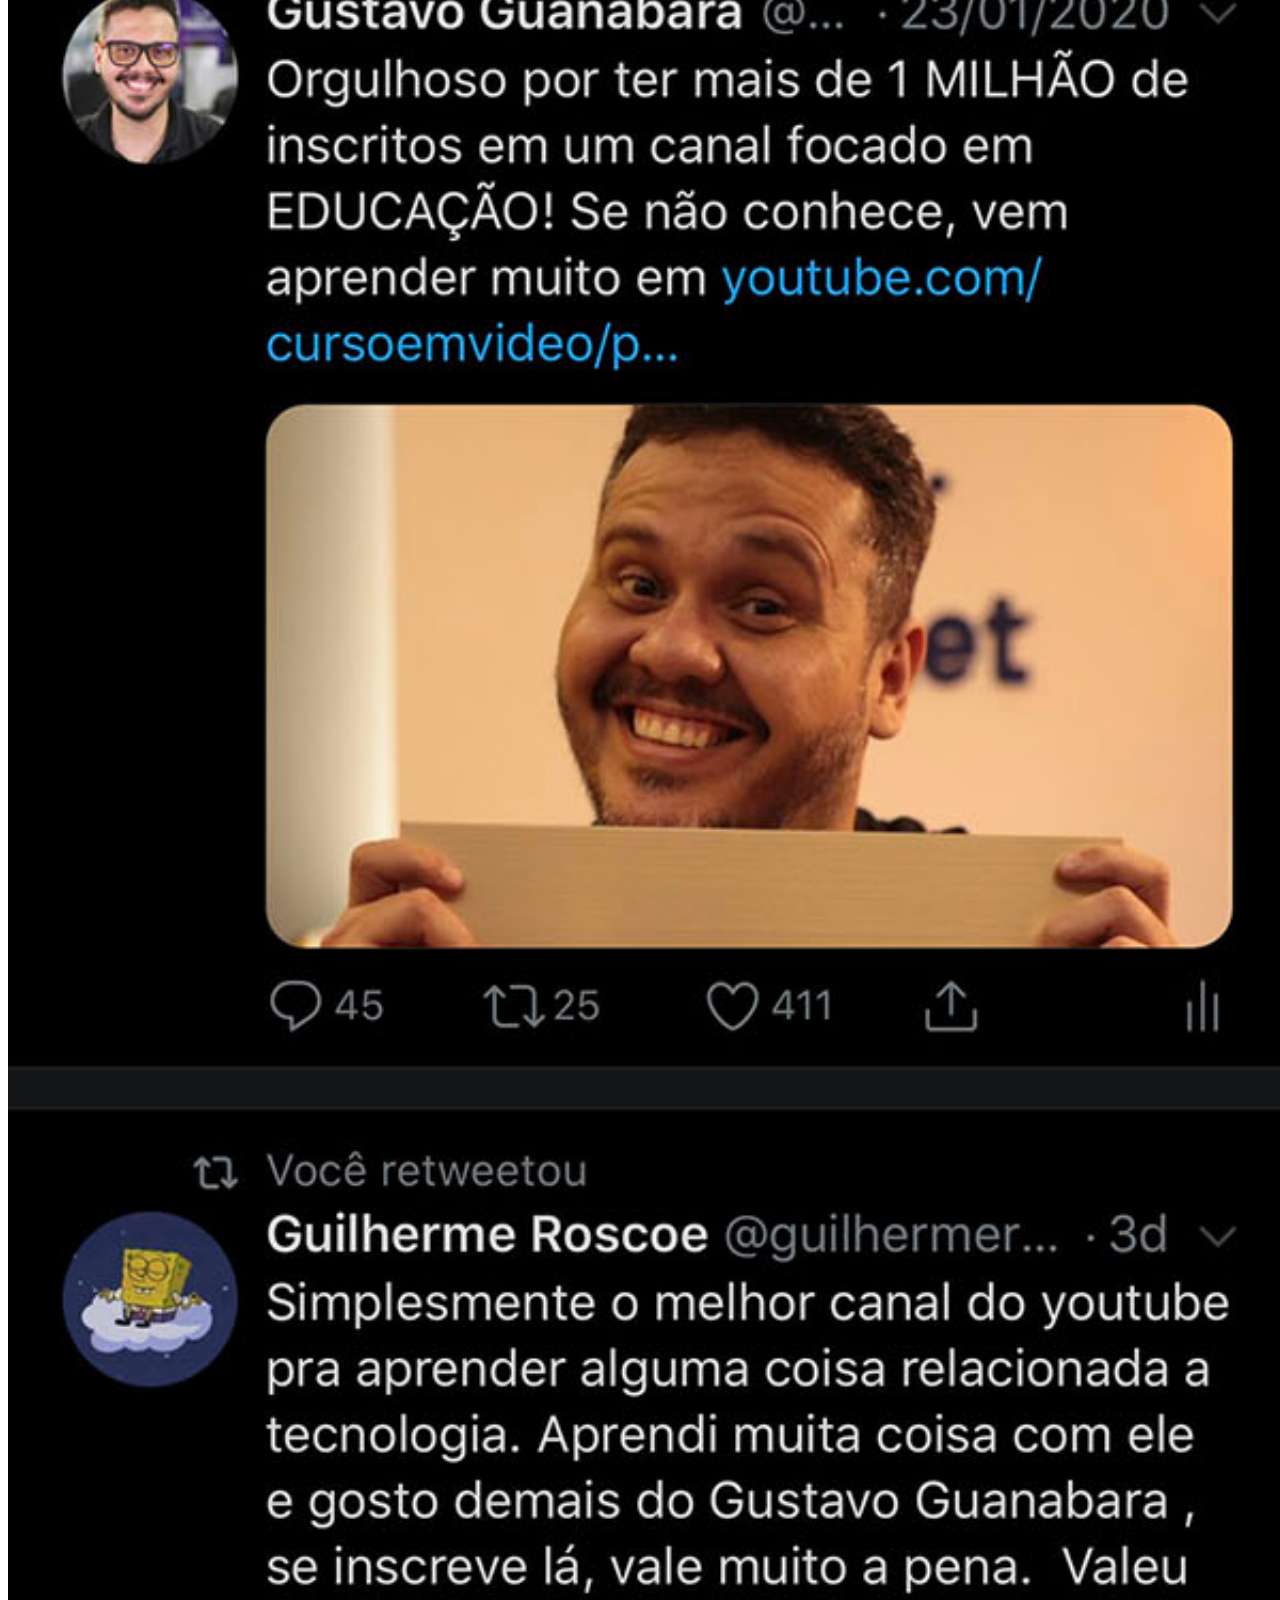
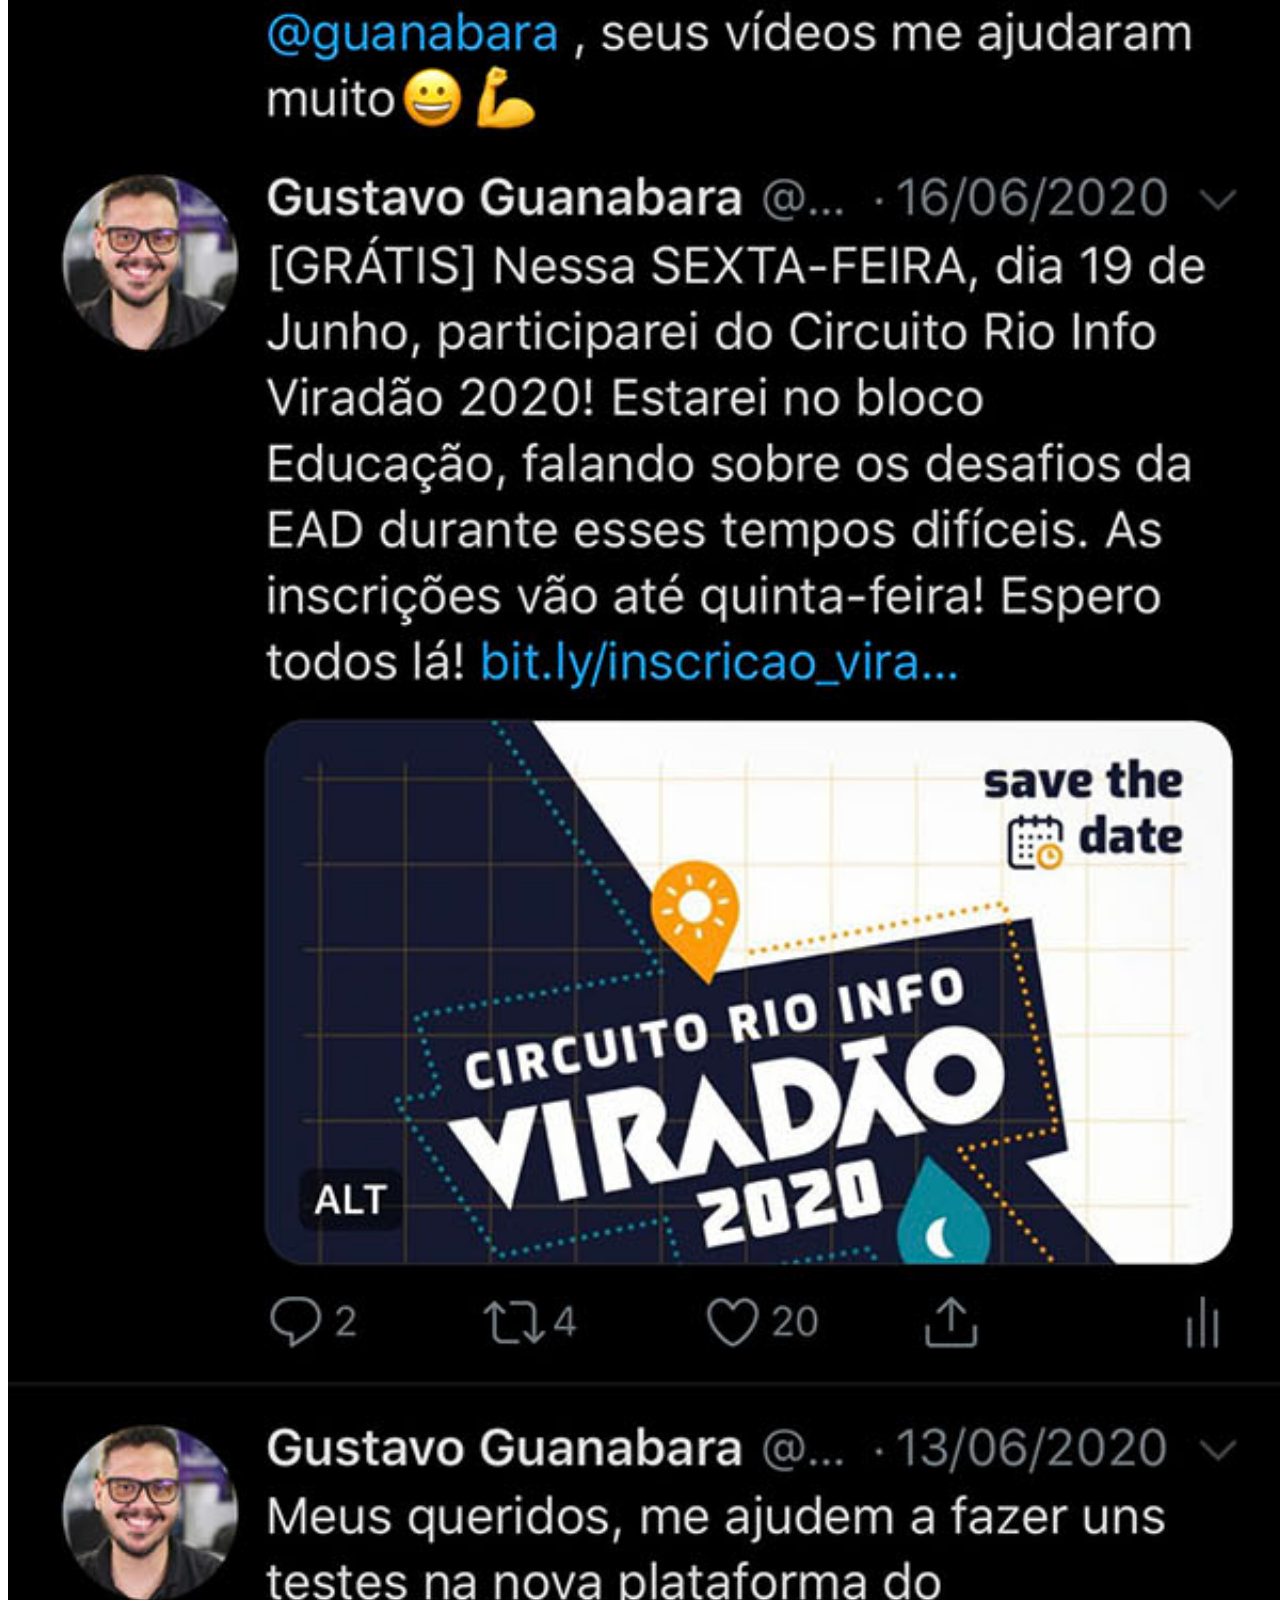
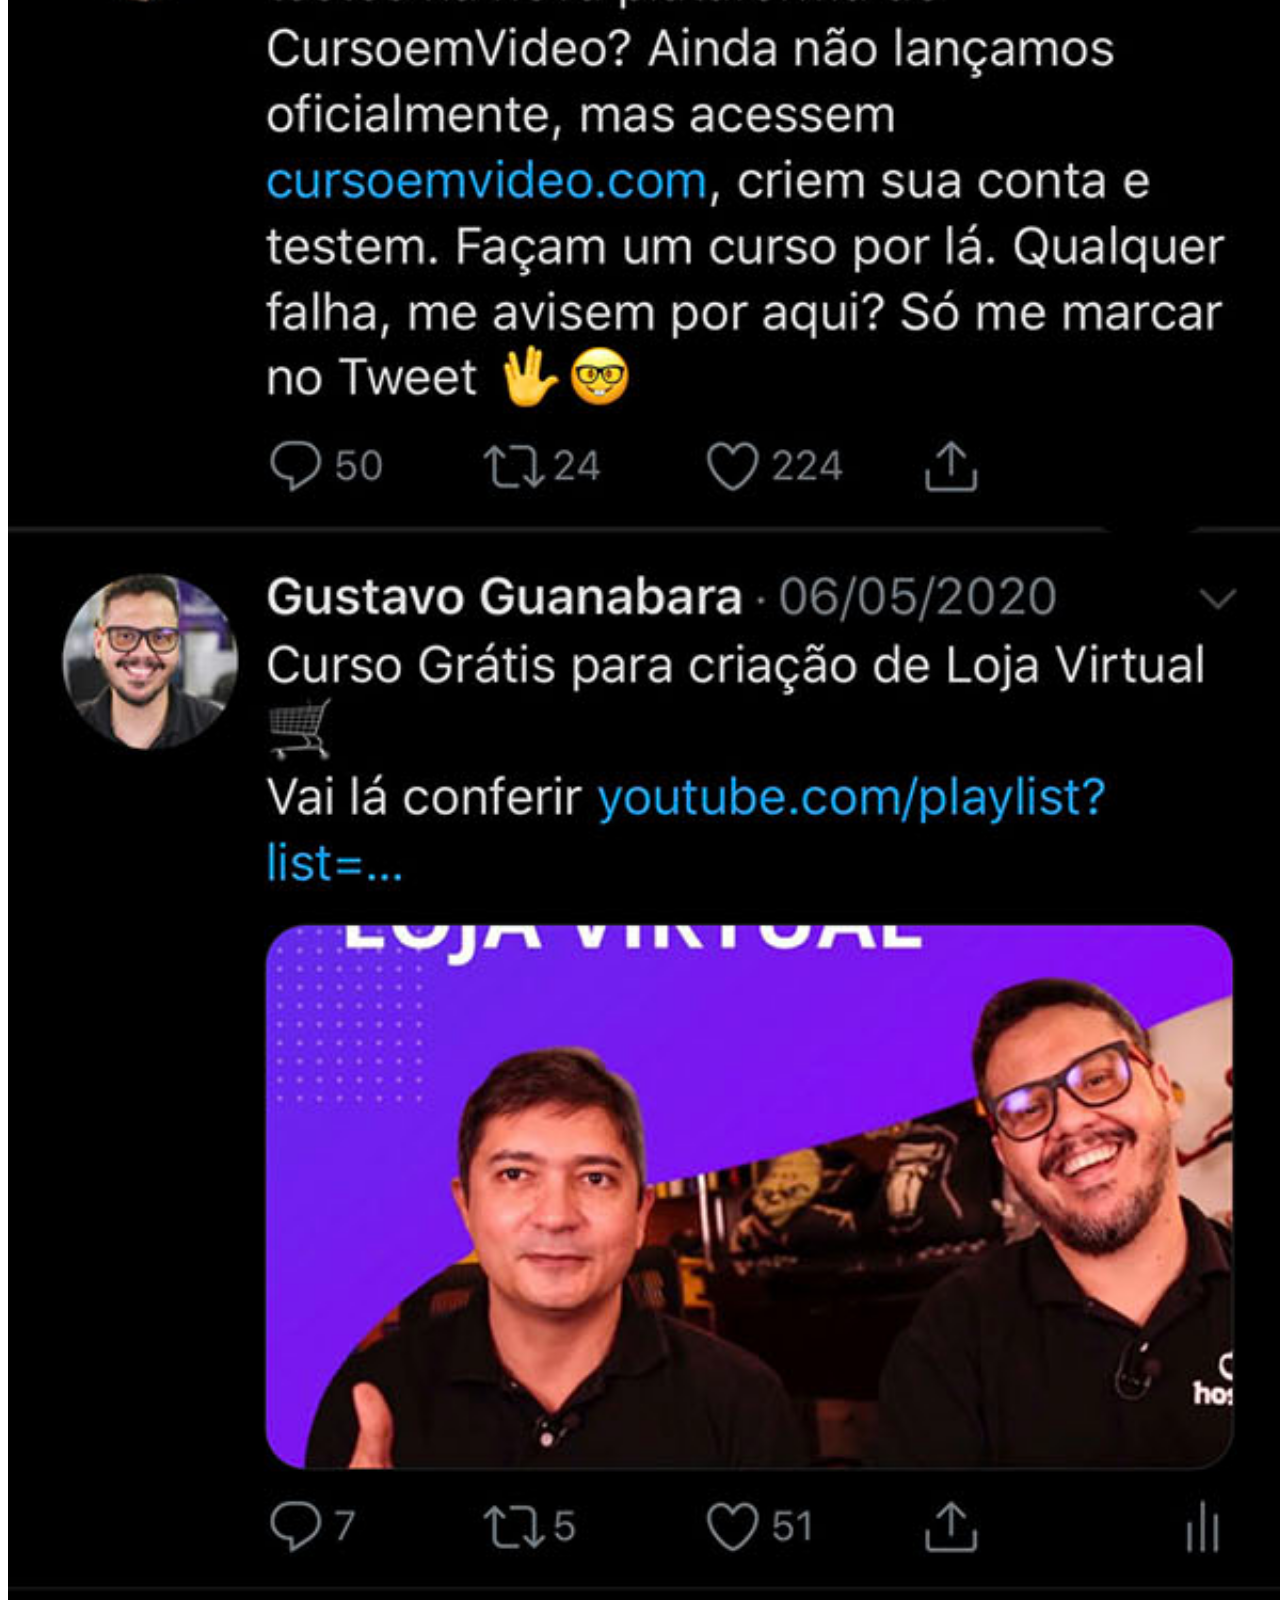
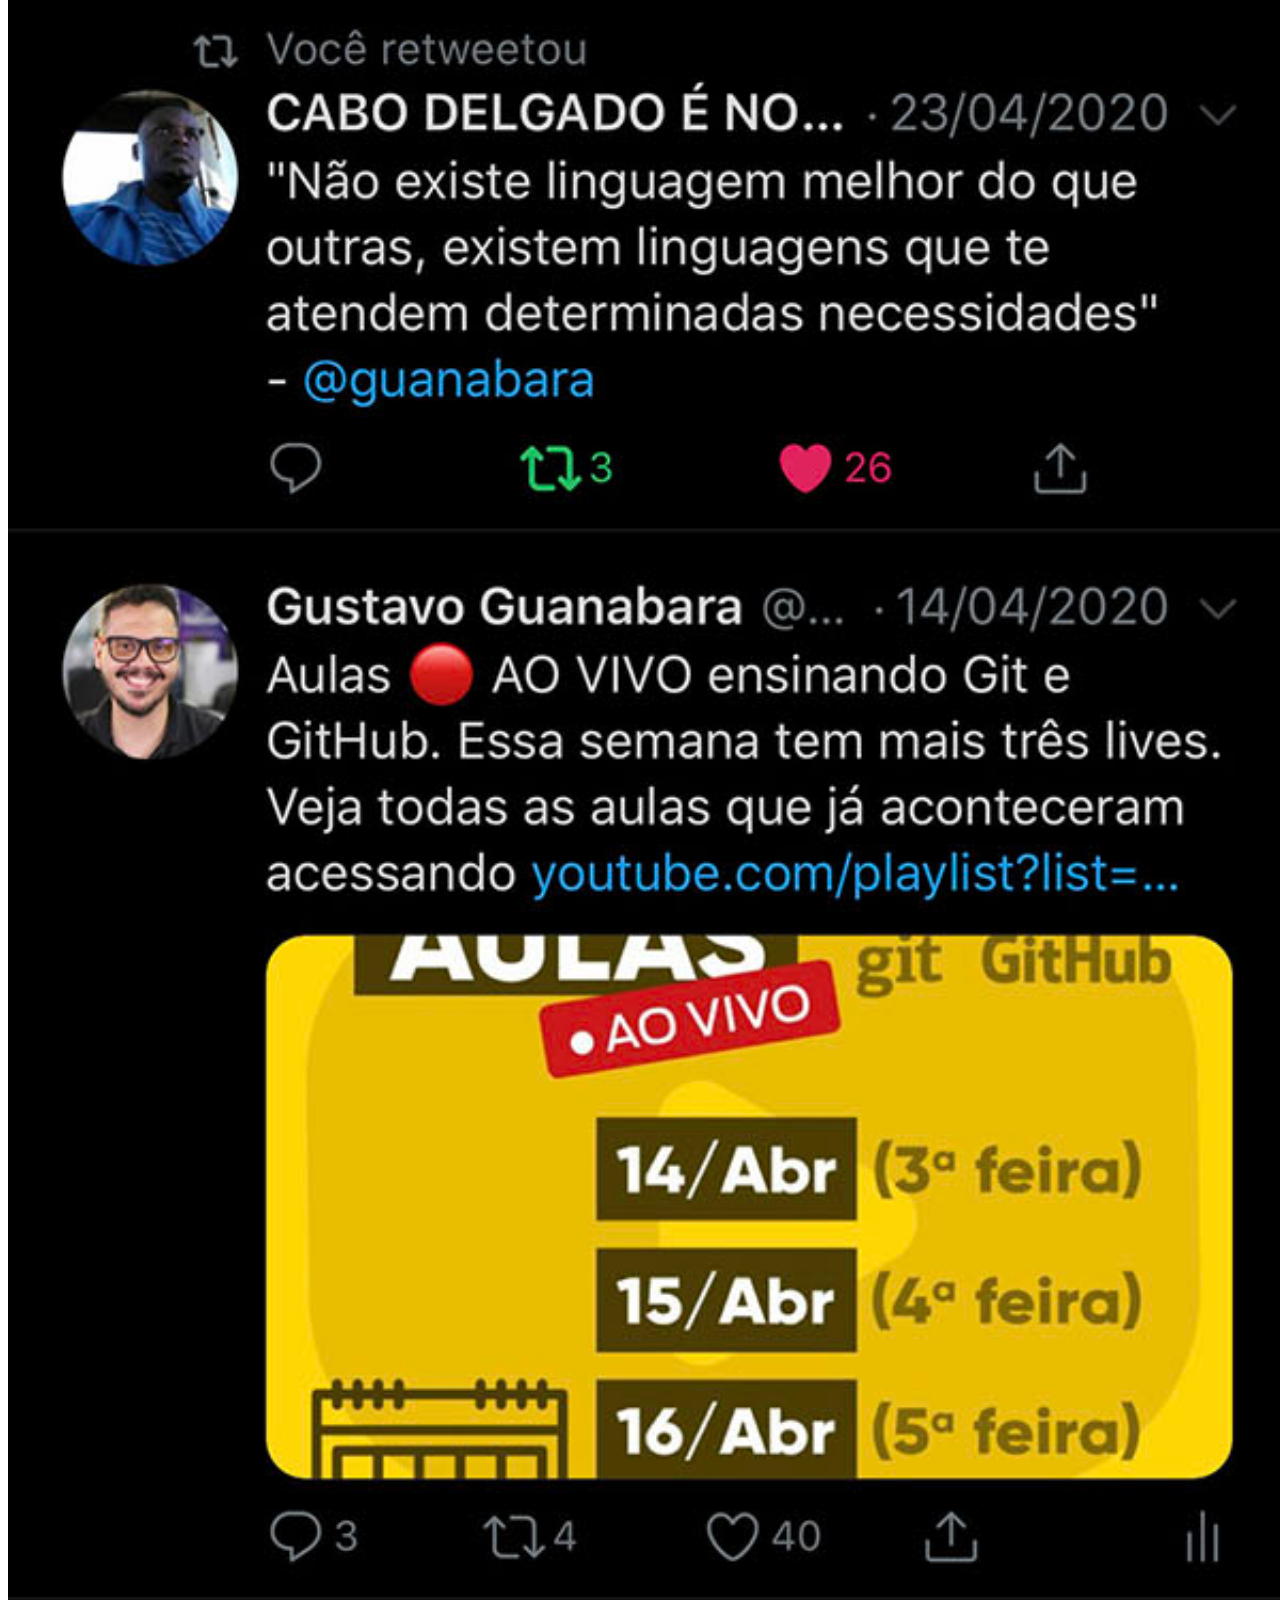
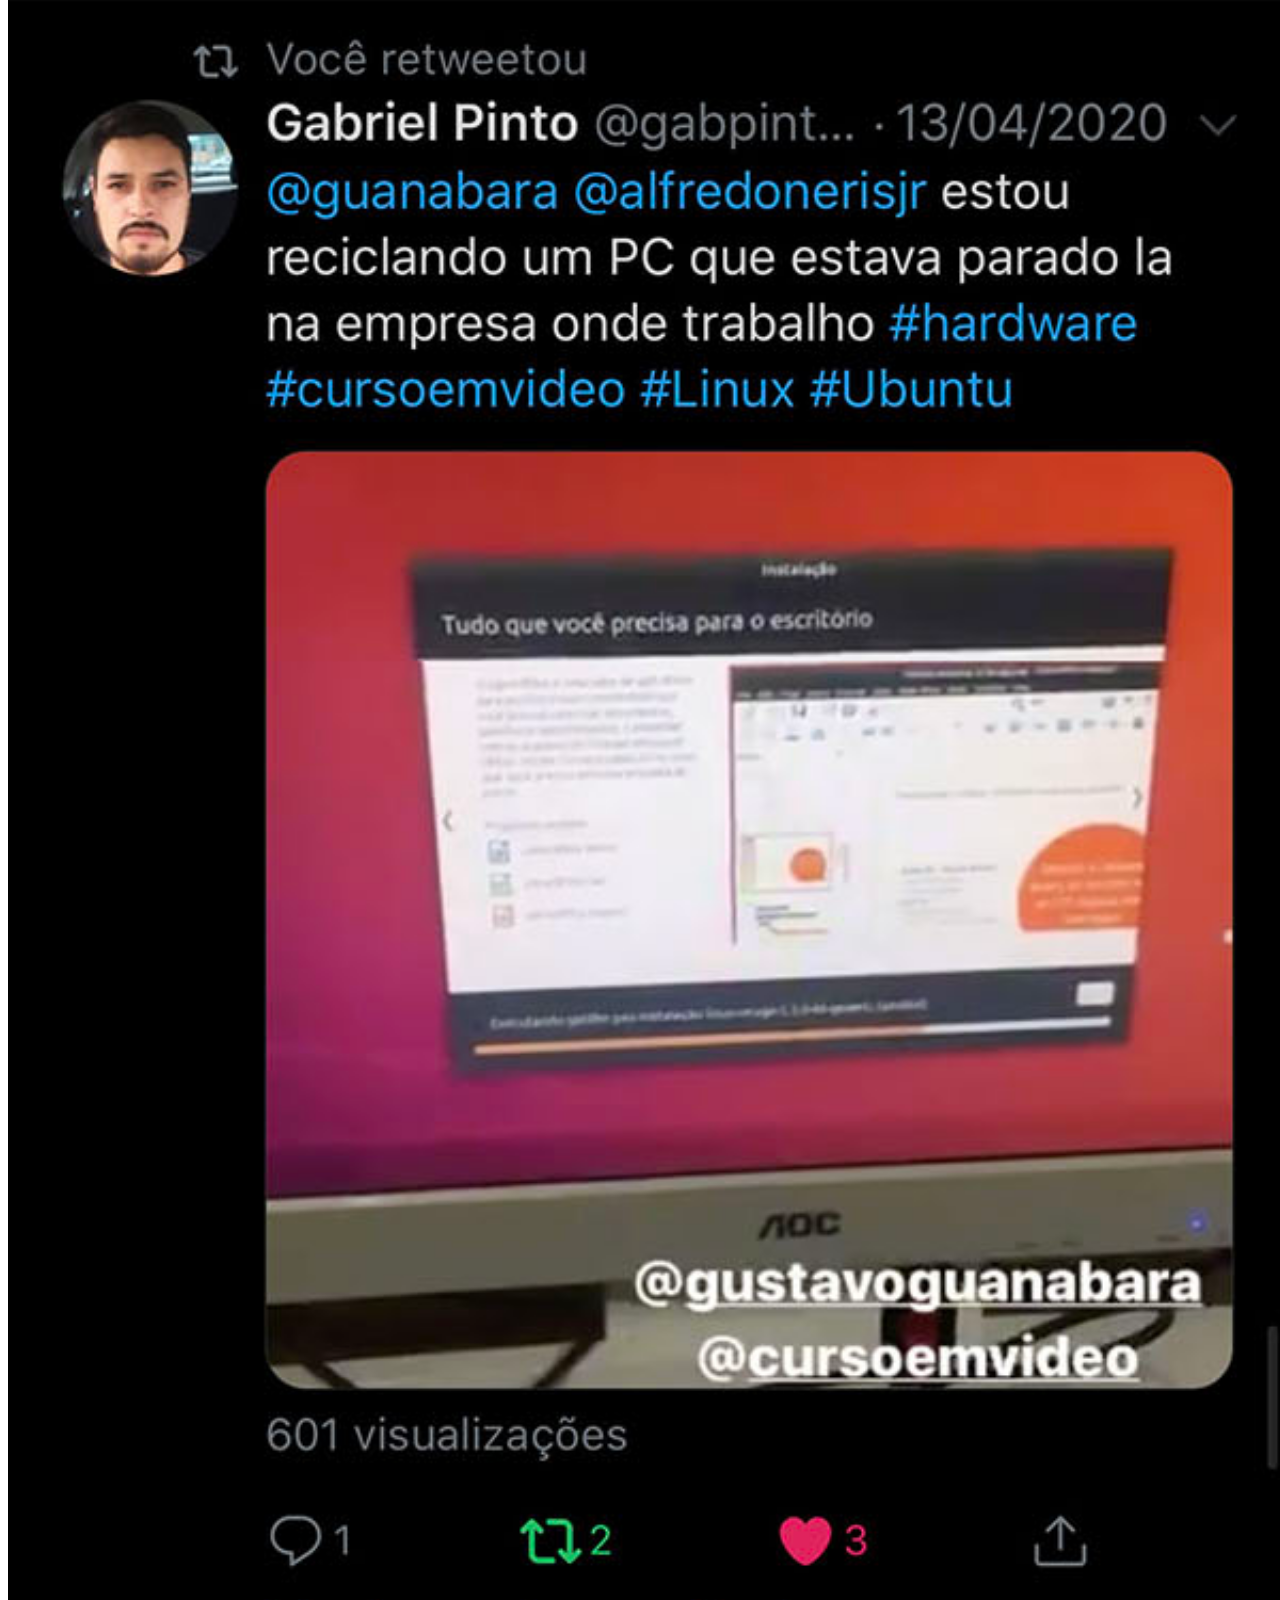
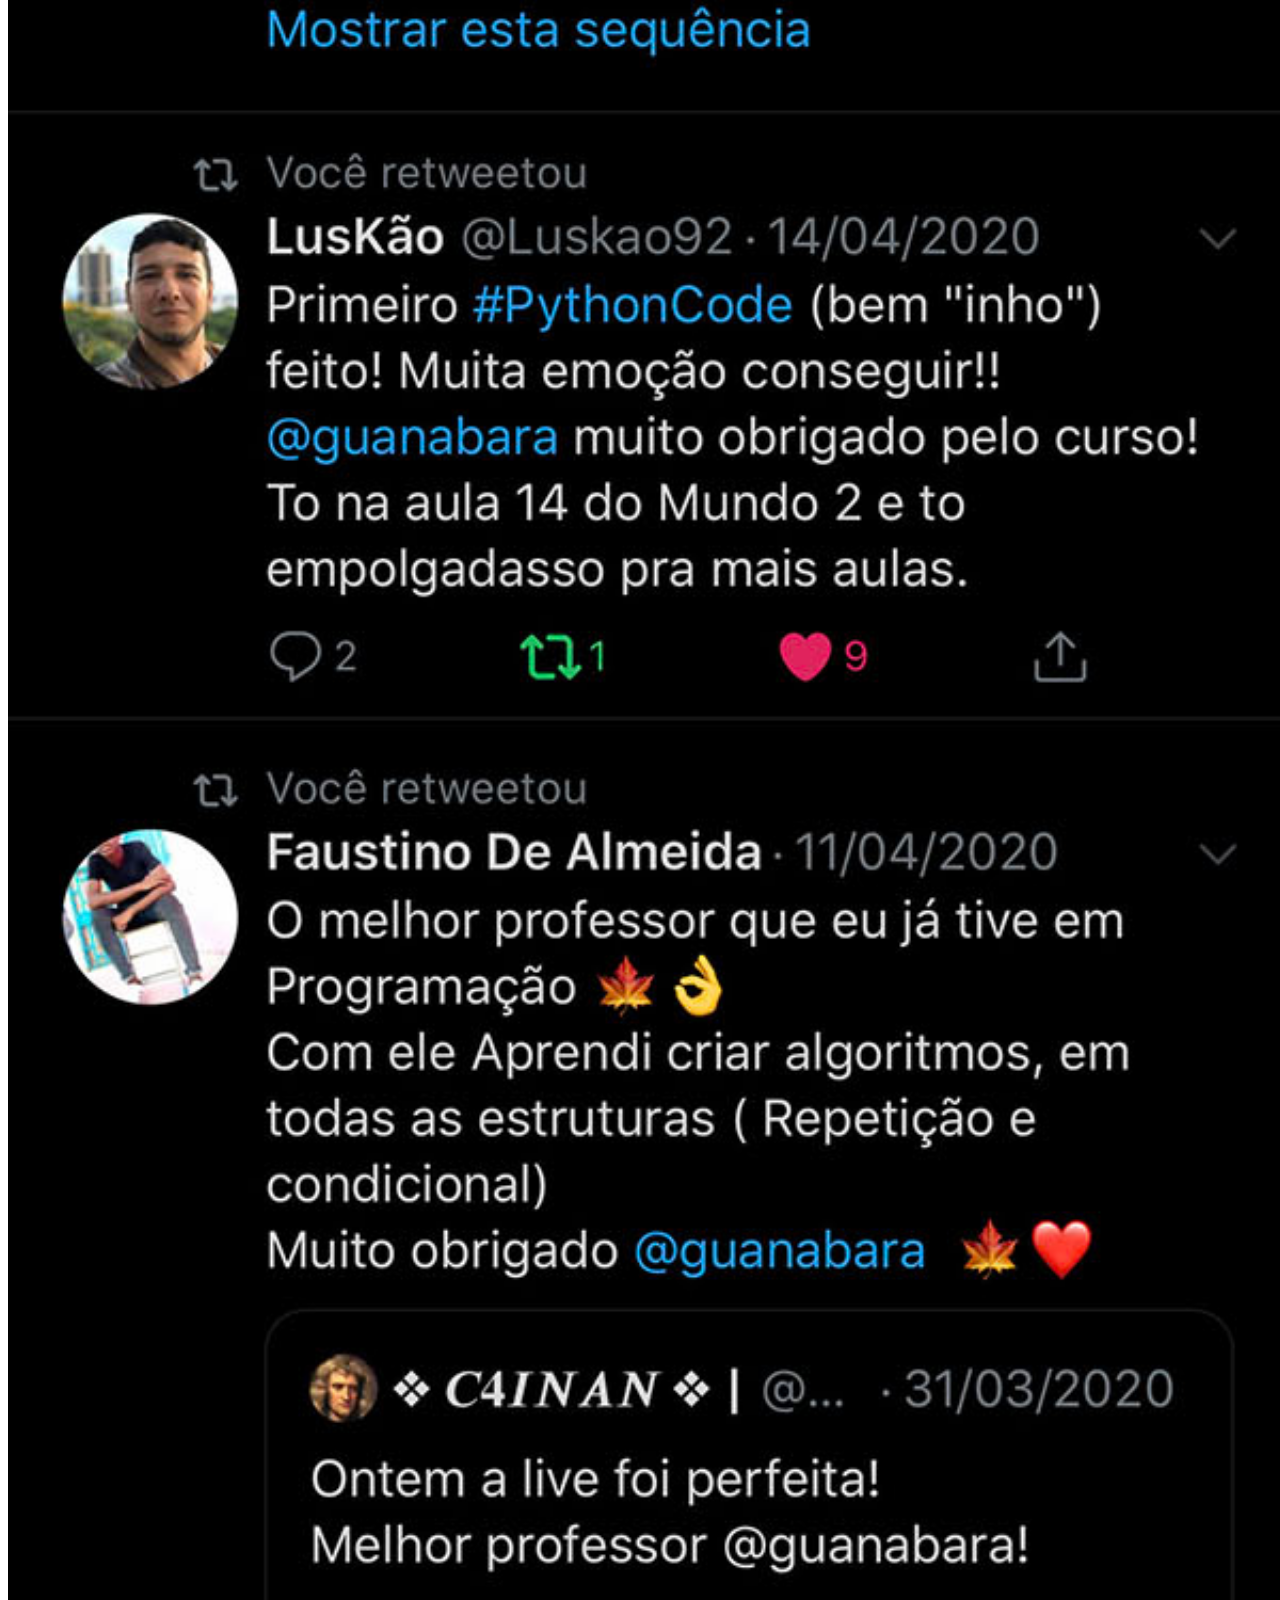
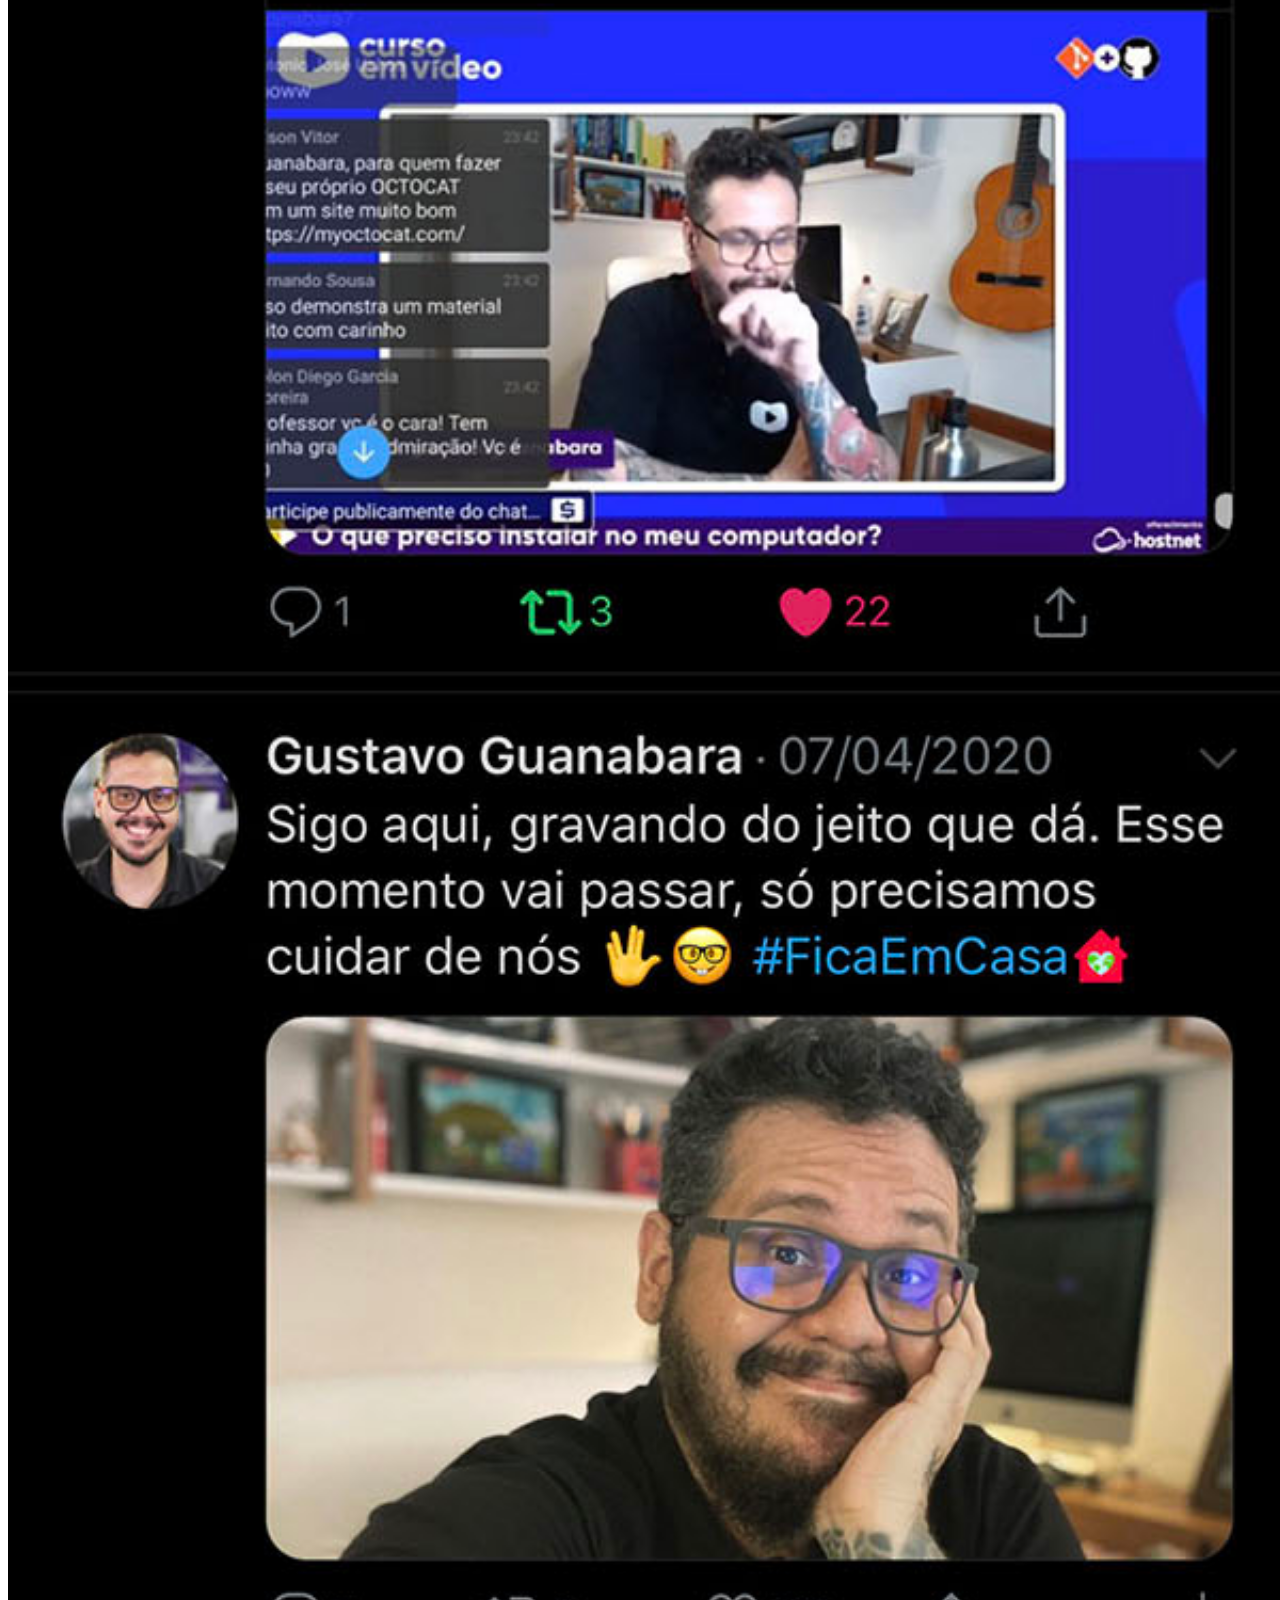
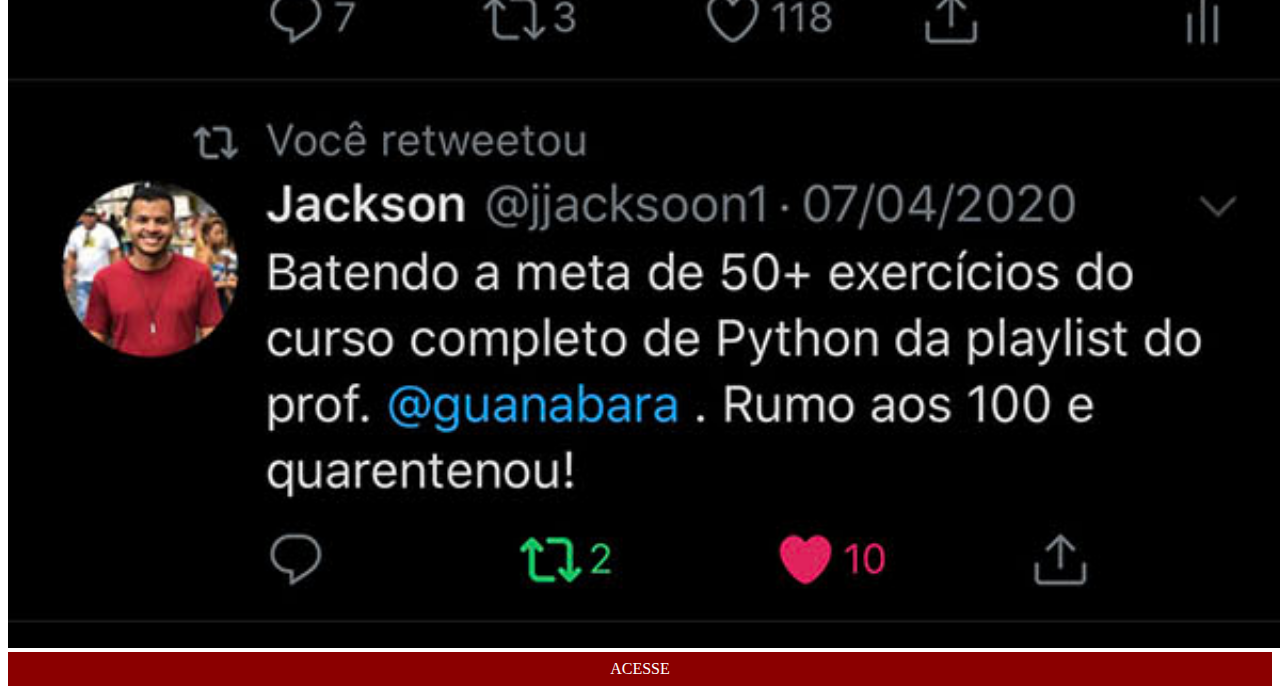
<file: twitter.html>
<!DOCTYPE html>
<html lang="pt-br">
<head>
    <meta charset="UTF-8">
    <meta http-equiv="X-UA-Compatible" content="IE=edge">
    <meta name="viewport" content="width=device-width, initial-scale=1.0">
    <title>Twitter</title>
    <link rel="stylesheet" href="estilos/social.css">
</head>
<body>
    <img src="imagens/tela-twitter.jpg" alt="Twitter">
    <a href="hhttps://twitter.com/home" target="_blank">ACESSE</a>
    
    
</body>
</html>
</file>
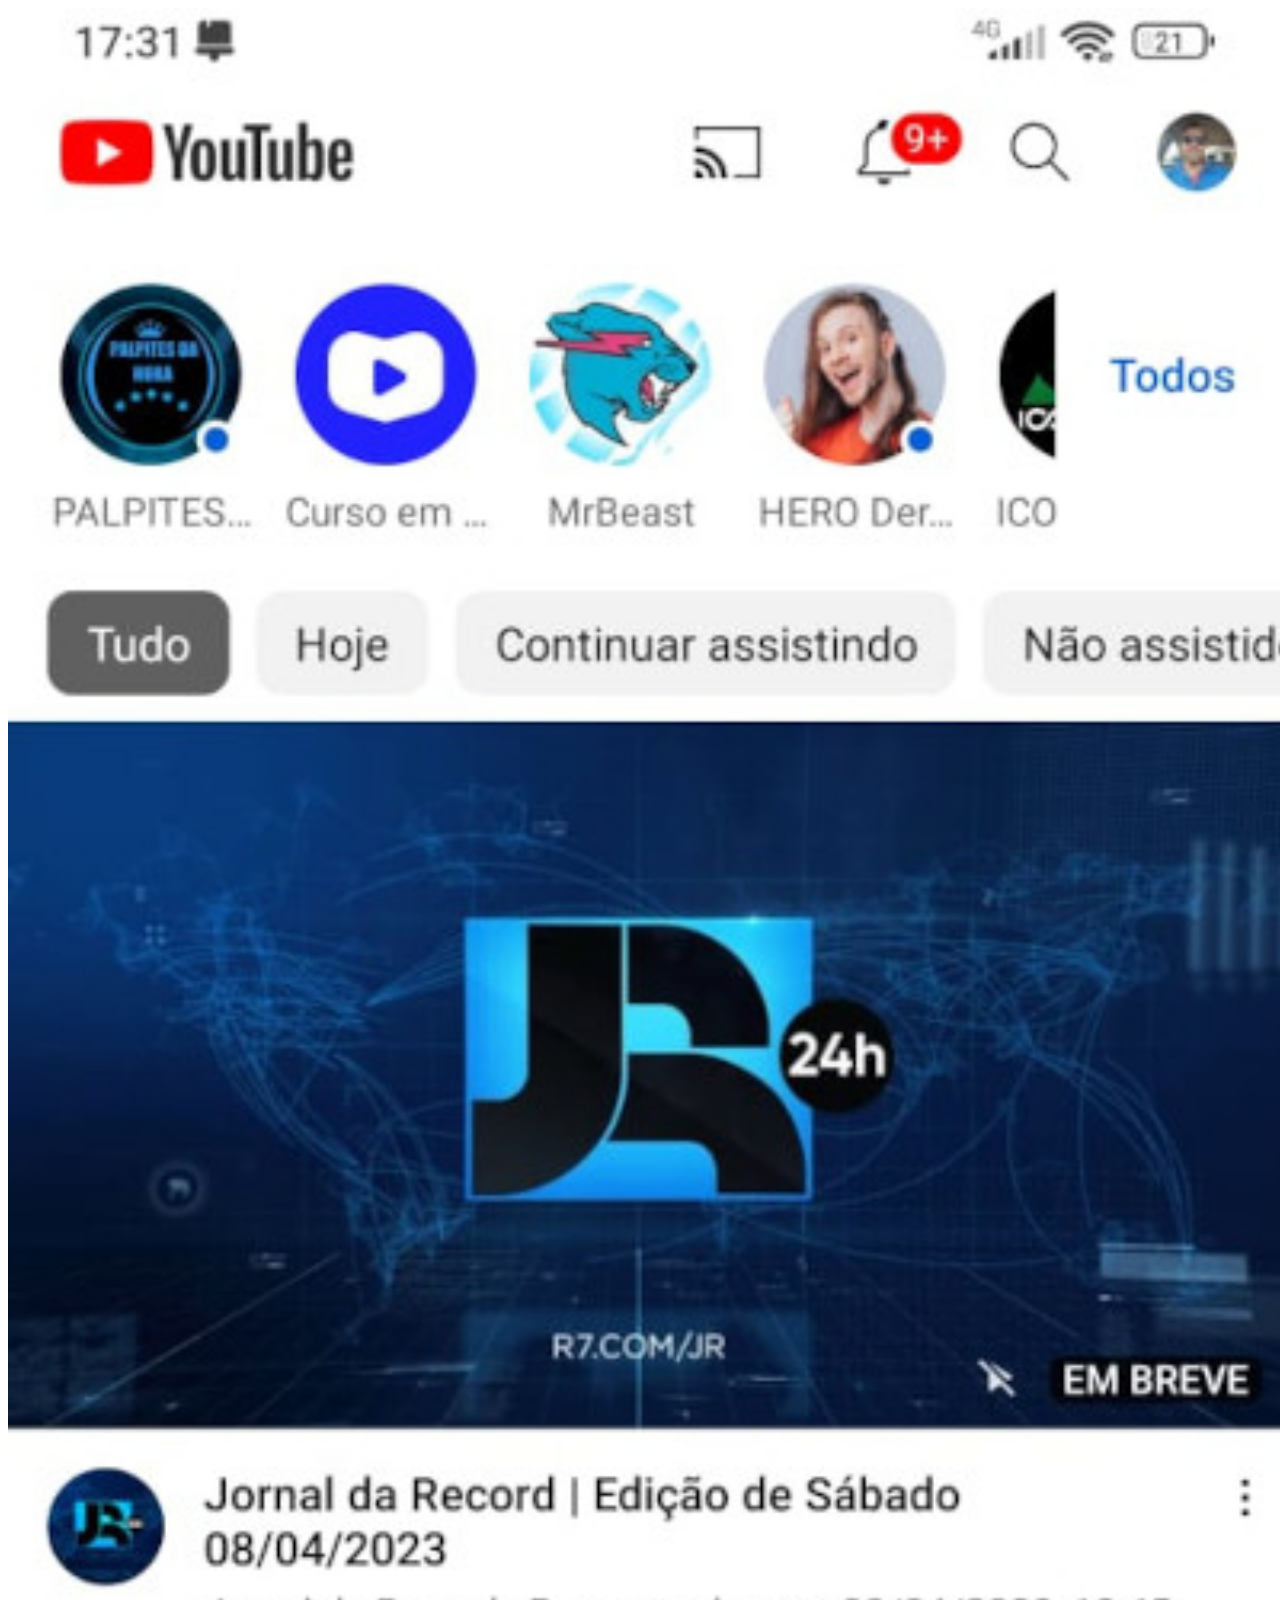
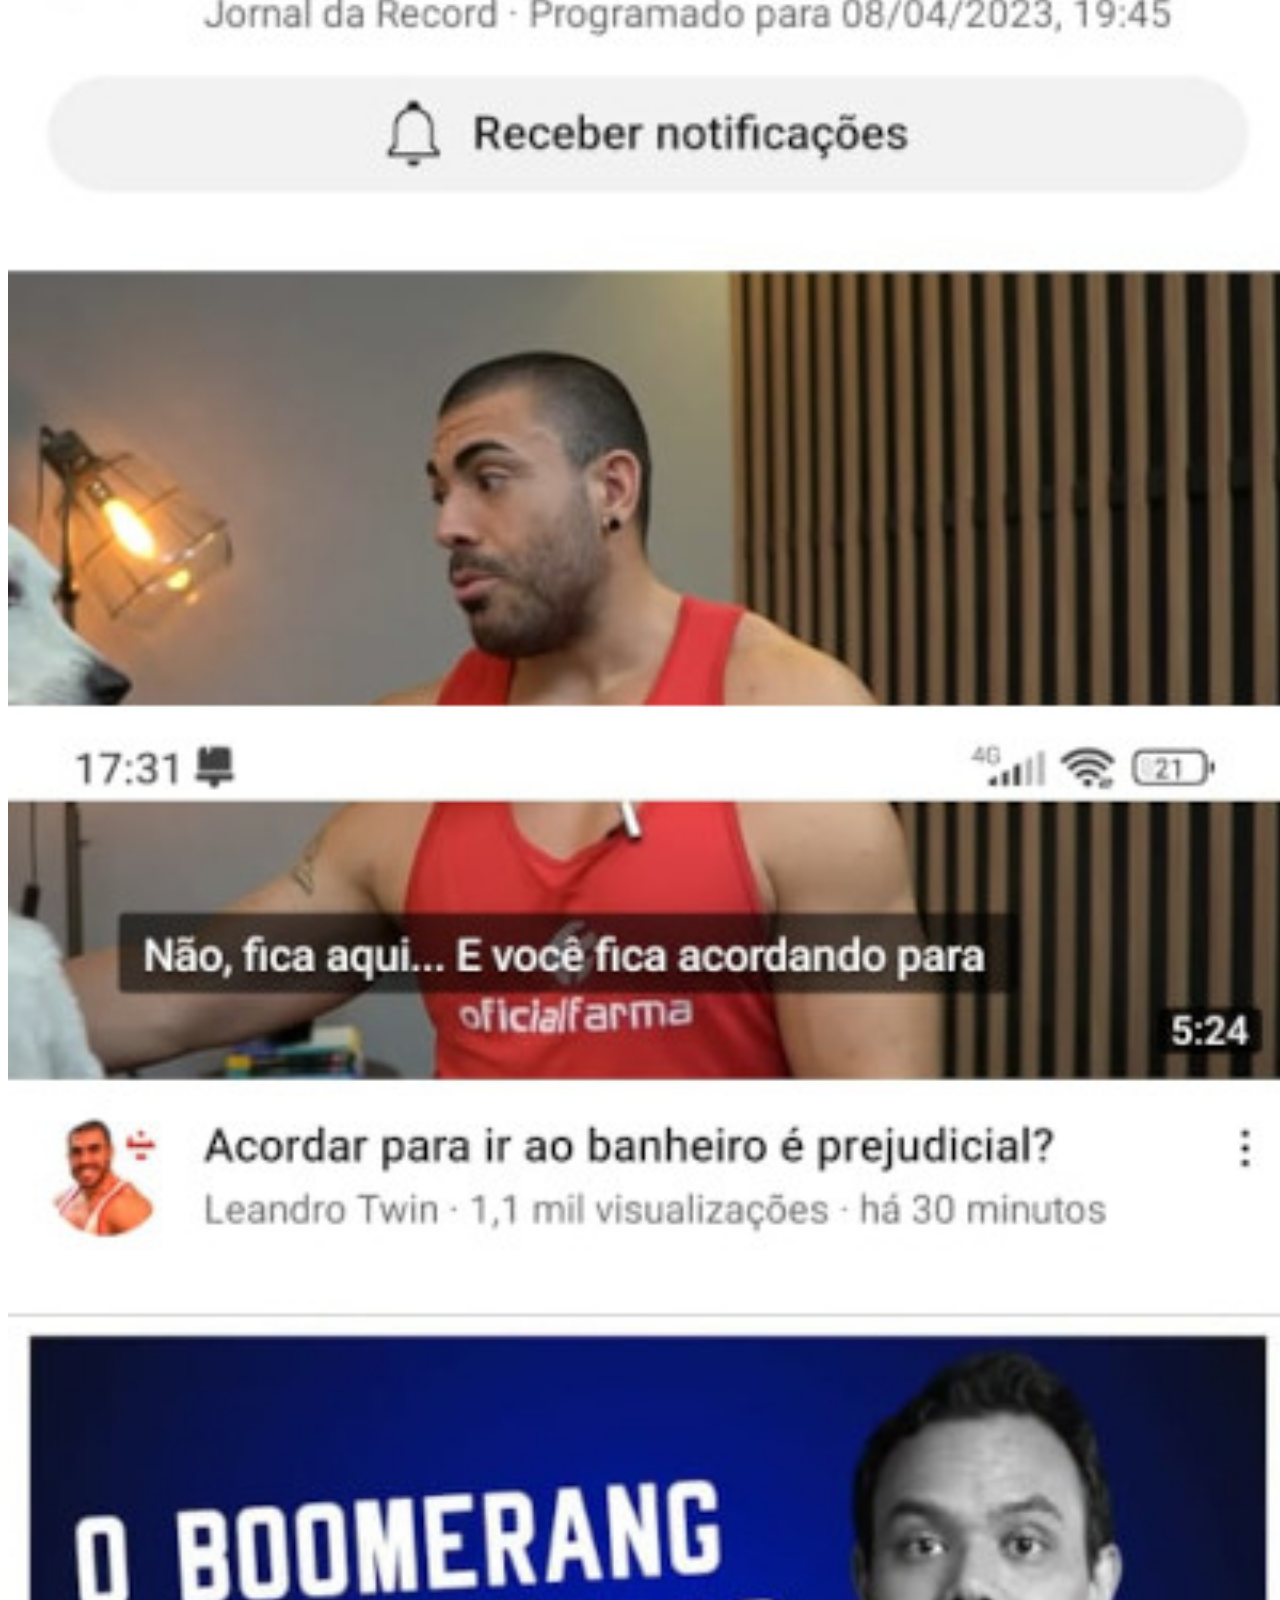
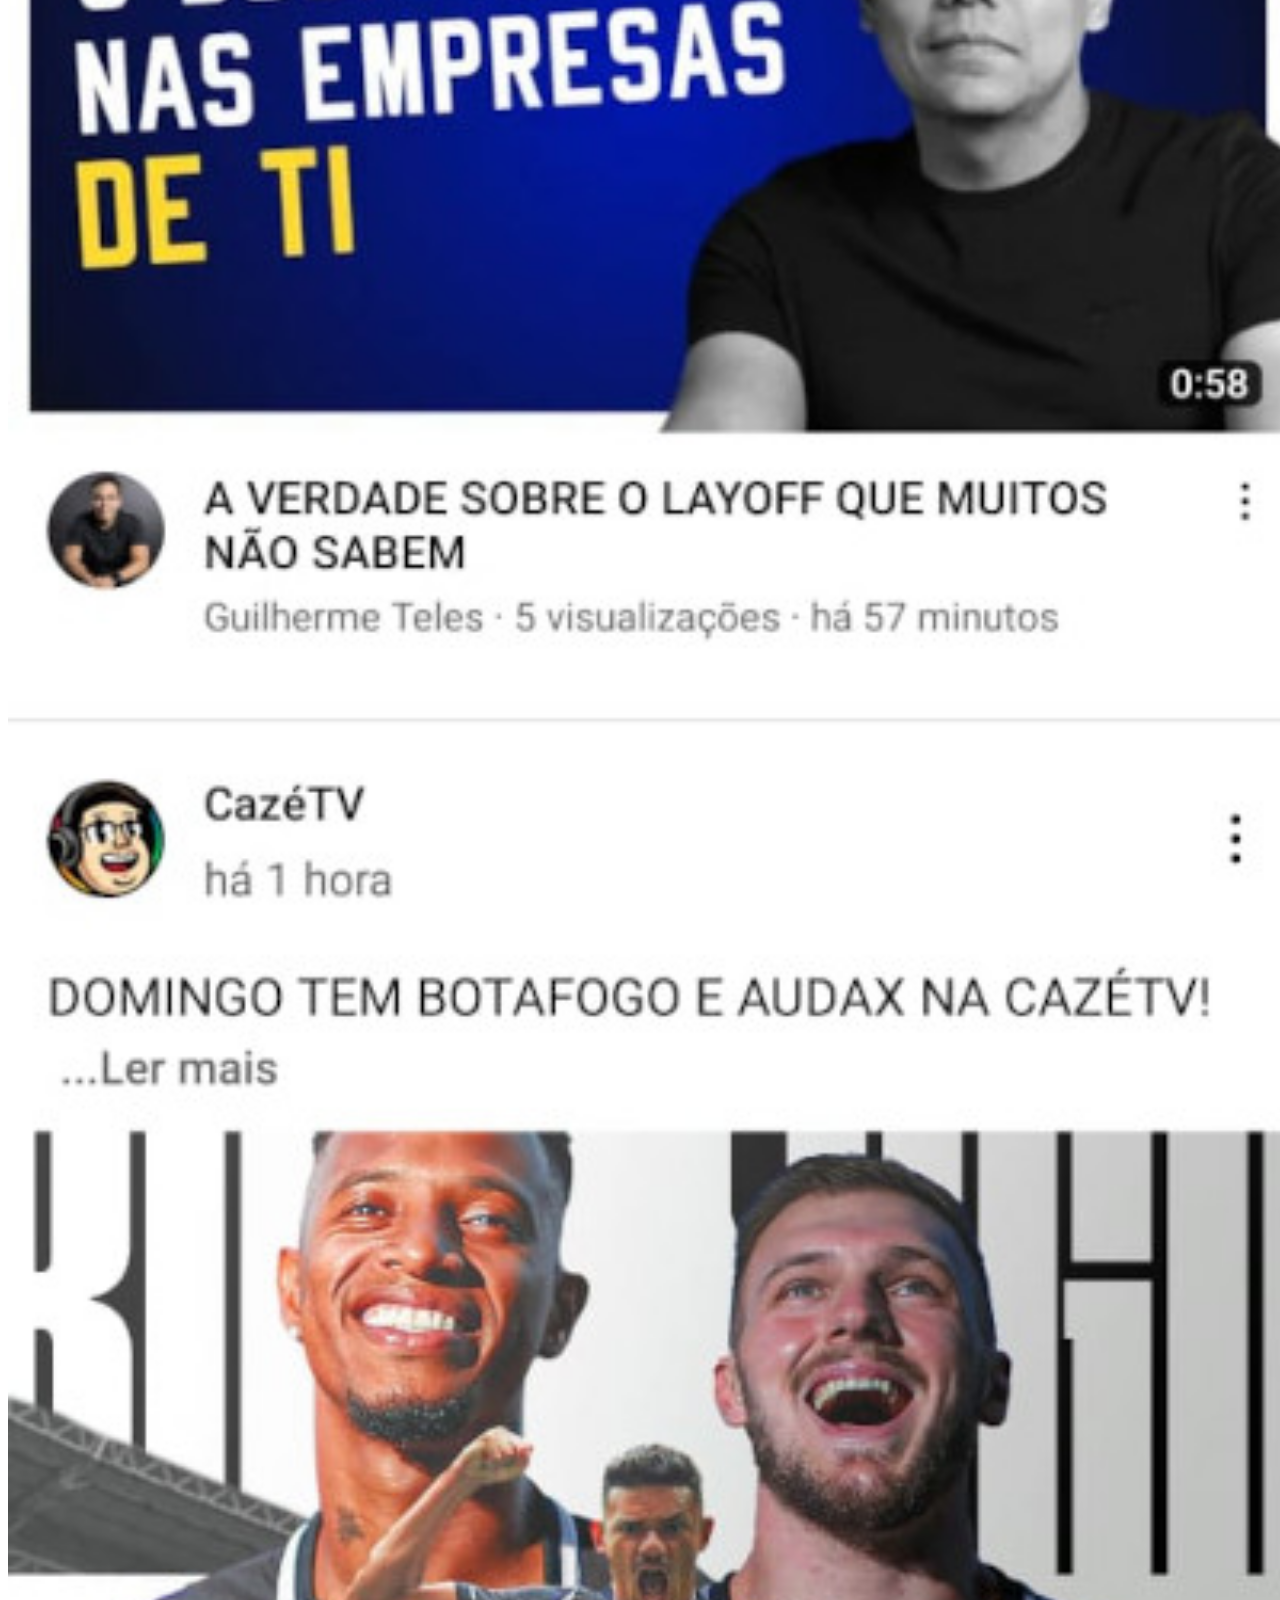
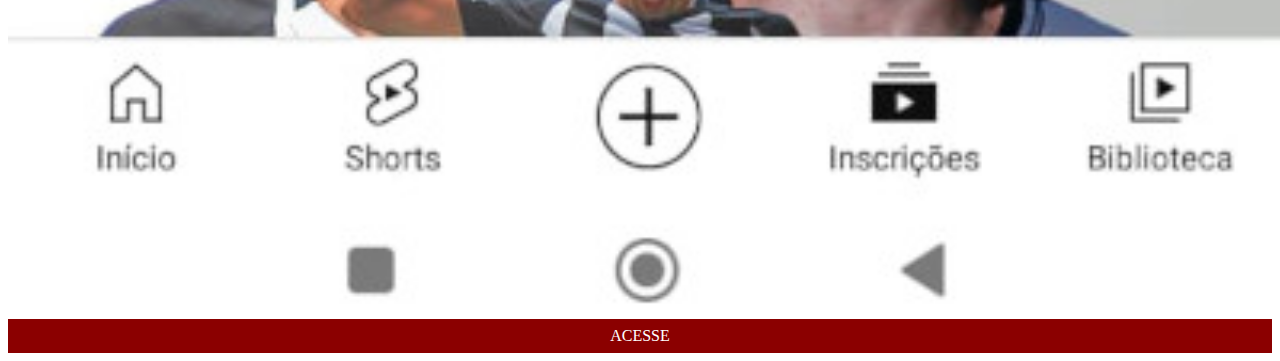
<file: youtube.html>
<!DOCTYPE html>
<html lang="pt-br">
<head>
    <meta charset="UTF-8">
    <meta http-equiv="X-UA-Compatible" content="IE=edge">
    <meta name="viewport" content="width=device-width, initial-scale=1.0">
    <title>Youtube</title>
    <link rel="stylesheet" href="estilos/social.css">
    
</head>
<body>
    <img src="imagens/telaW-youtube.jpeg" alt="Youtube">
    <a href="https://www.youtube.com/" target="_blank">ACESSE</a>
    
</body>
</html>
</file>
<file: estilos/style.css>
@charset "UTF-";

. {
    margin: 0%;
    padding: 0%;
    font-family: Arial, Helvetica, sans-serif;
}

html, body {
    height: vh ;
    width:100vw;
    background-color: black;
}
body {
    background: url('../imagens/fundo-madeira.jpg')no-repeat top center;
    background-size: cover;
   background-attachment: fixed;
}


main {
    position: relative;
    height: 100vh;
    

}

section#telefone {
    position: absolute;
    top: 50%;
    left: 50%;
    transform: translate(-50%, -50%);

    height: 400px;
    width: 198px;
    background-color: blue;
    background: url('../frame-iphone.png') no-repeat;
}

iframe#tela {
    position: relative;
    top: 51px;
    left: 12px;
    width: 173px;
    height: 300px;
}

section#redes-sociais {
    text-align: right;
}

section#redes-sociais img { 
    width: 40px;
    height: 40px;
    border-radius: 50px;
    box-shadow: 2 px 2 px 5 px rgba(58, 7, 7, 0.562);
    box-sizing: border-box;

    
    
}

section#redes-sociais img:hover {
    border: 2 px solid white;
    transform: translate(-10px, -3px);
    box-shadow: 5px 5 px 10 px black;
    transition: transform 0,5s;
}
</file>
<file: estilos/social.css>
@charset "UTF-8"
* {
    margin: 0px;
    padding: 0px;
    font-family: Arial, Helvetica, sans-serif;
}

::-webkit-scrollbar {
    width: 0px;
    height: 0px;
}

img {
    width: 100vw;

}

a {
    display: block;
    background-color: darkred;
    color: white;
    padding: 8px;
    text-align: center;
    font-weight: normal;
    text-decoration: none;

}

a:hover {
    background-color: red;
}
</file>
